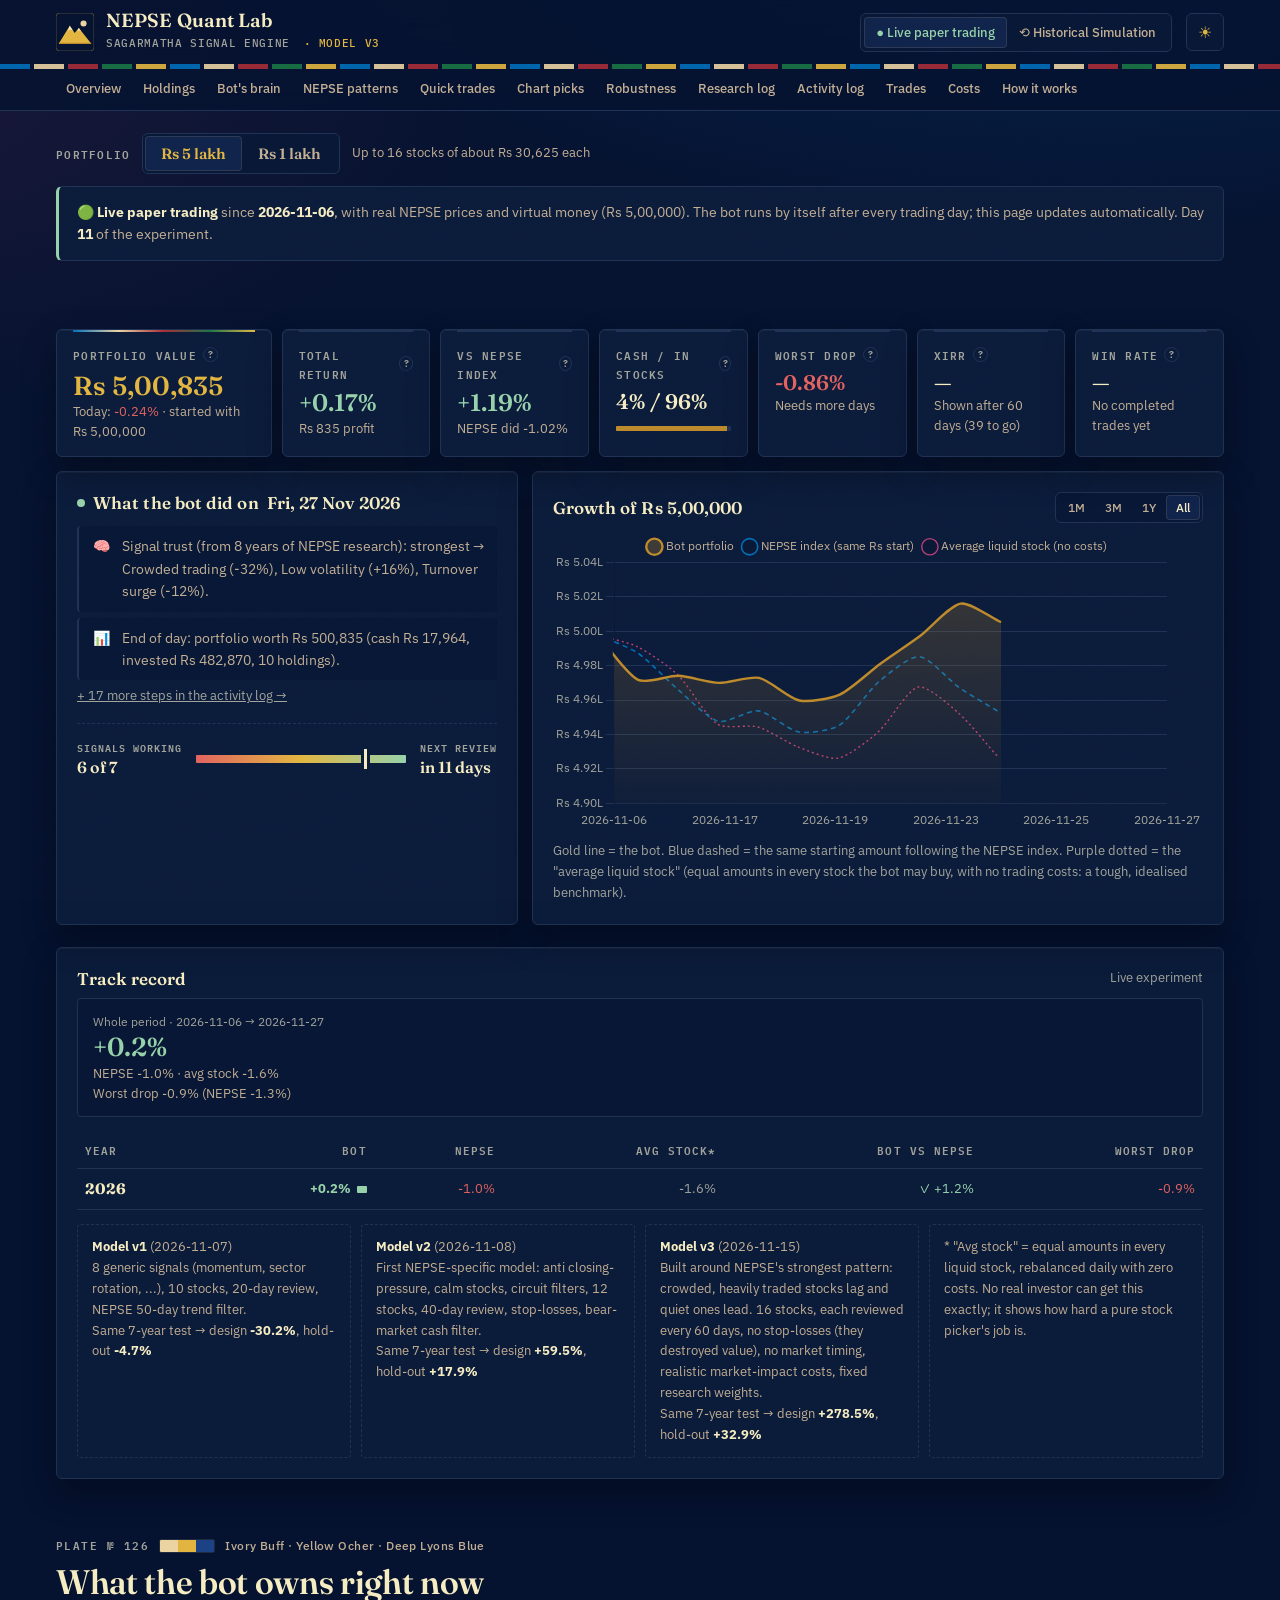
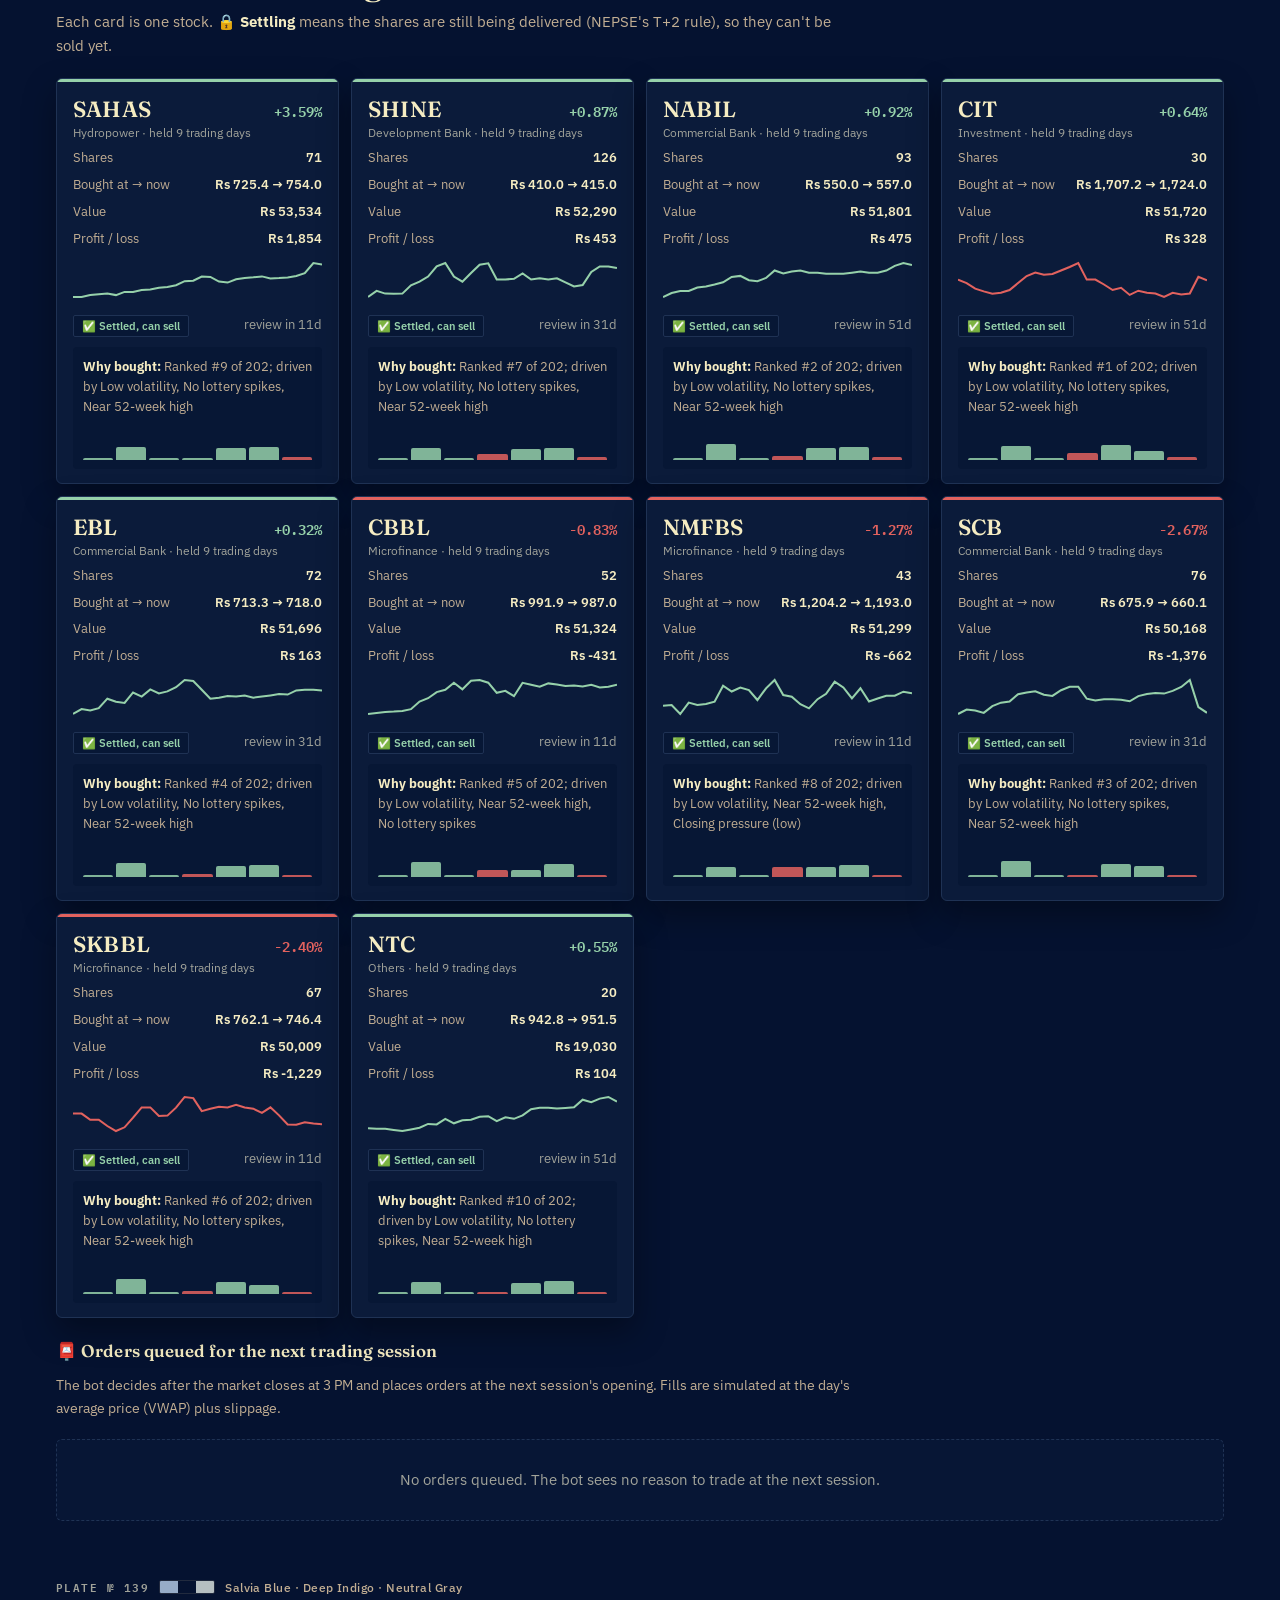
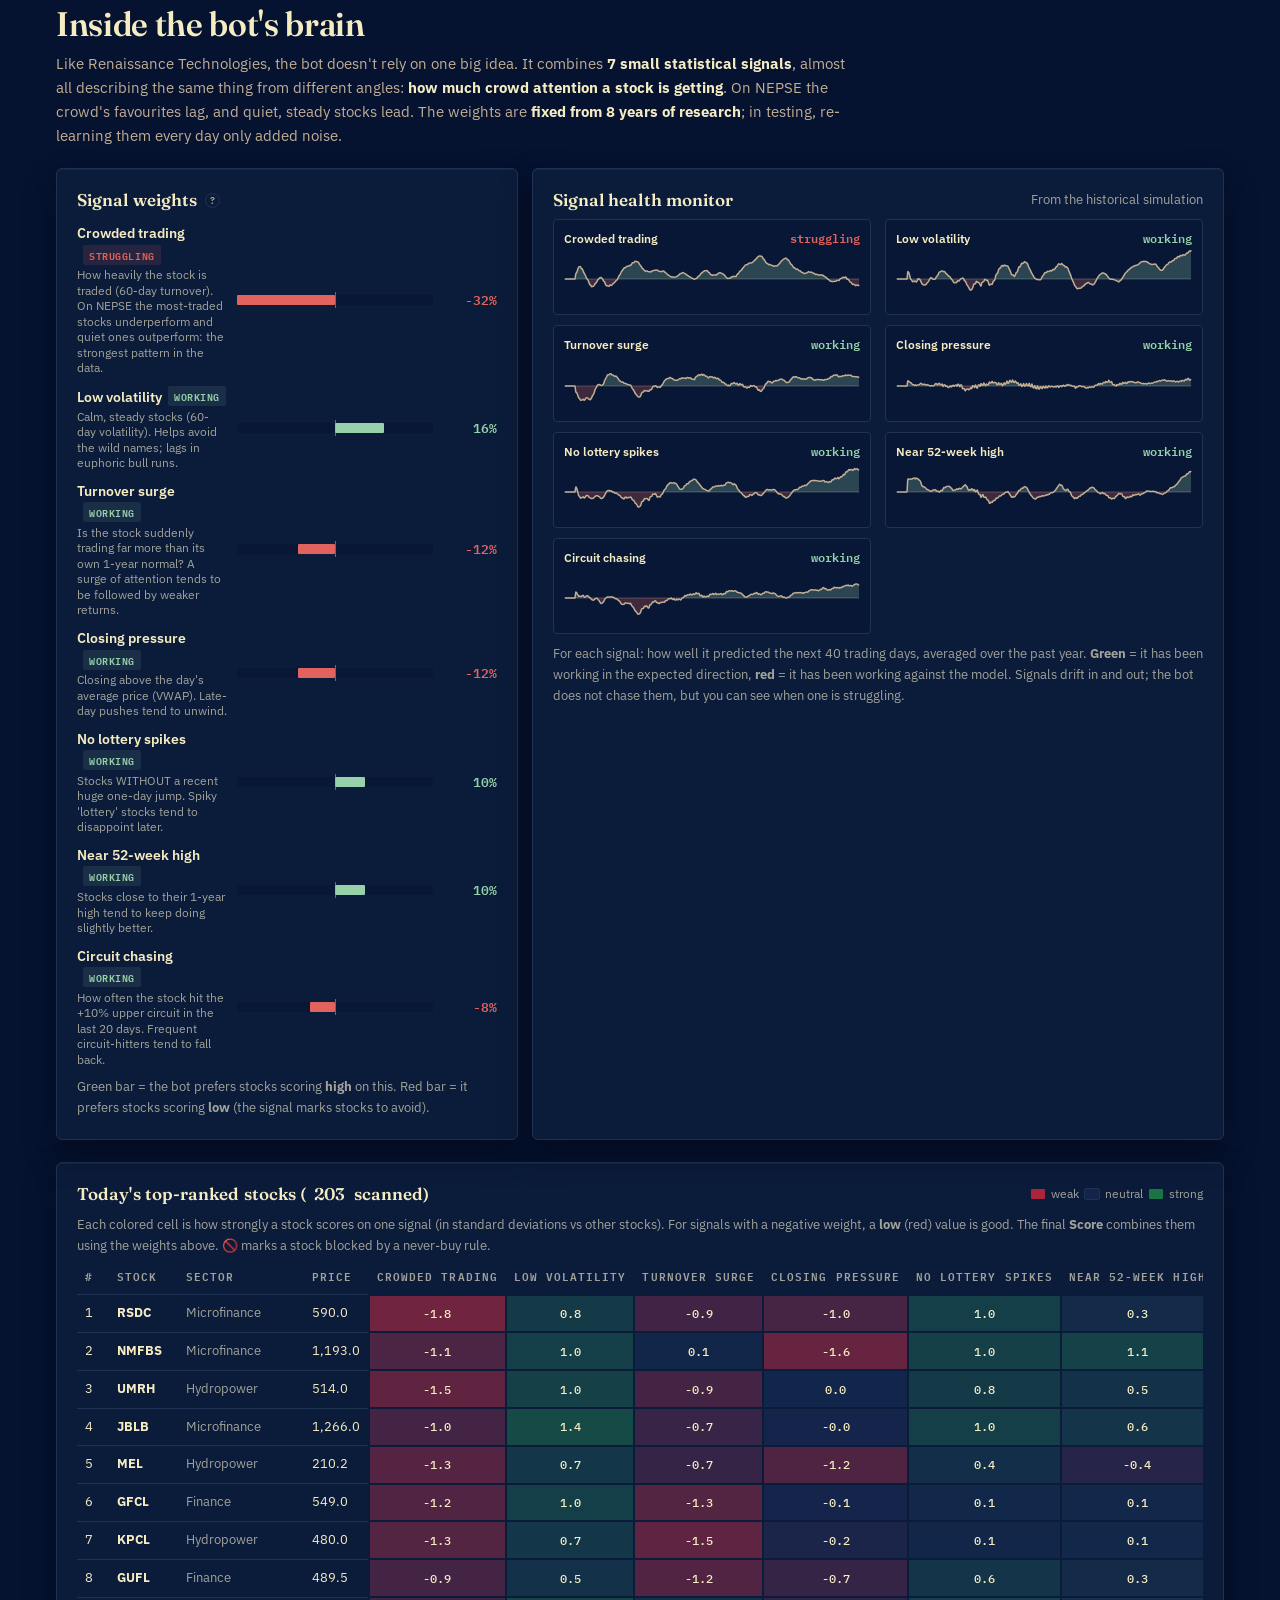
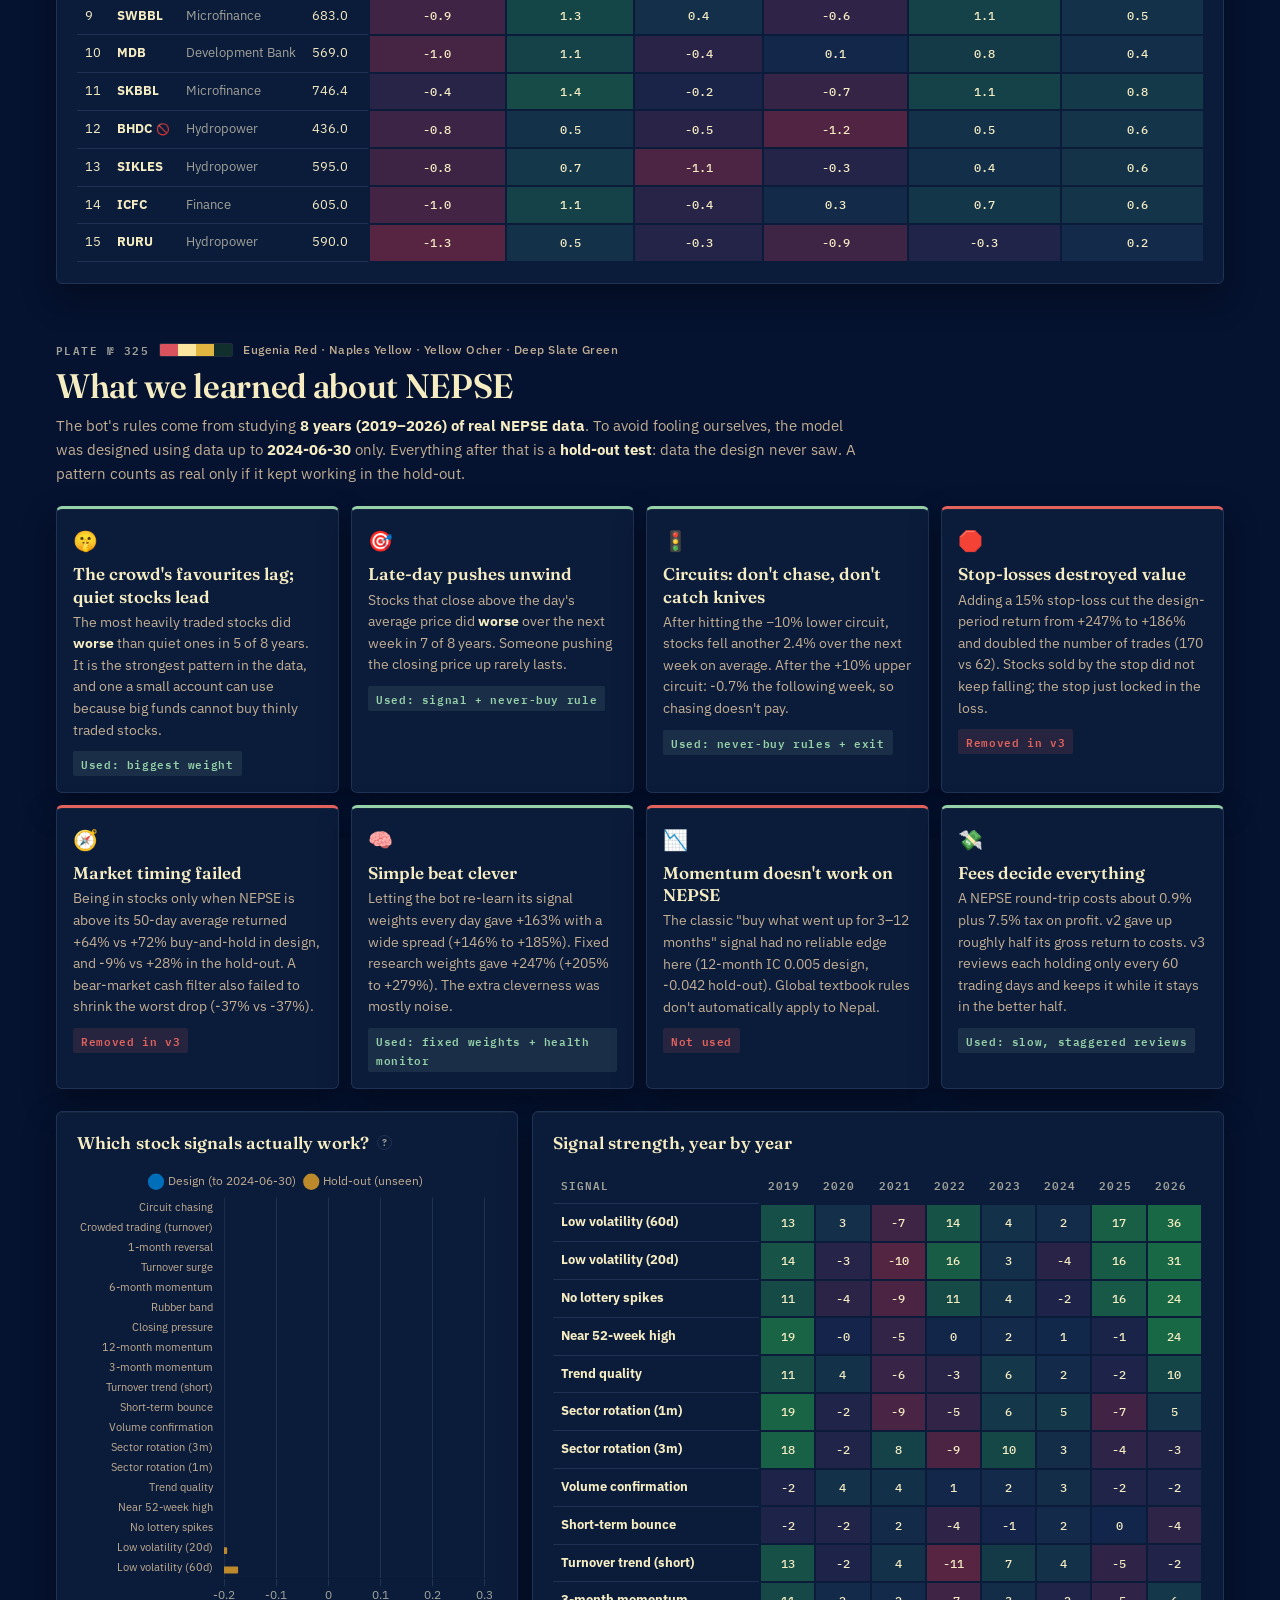
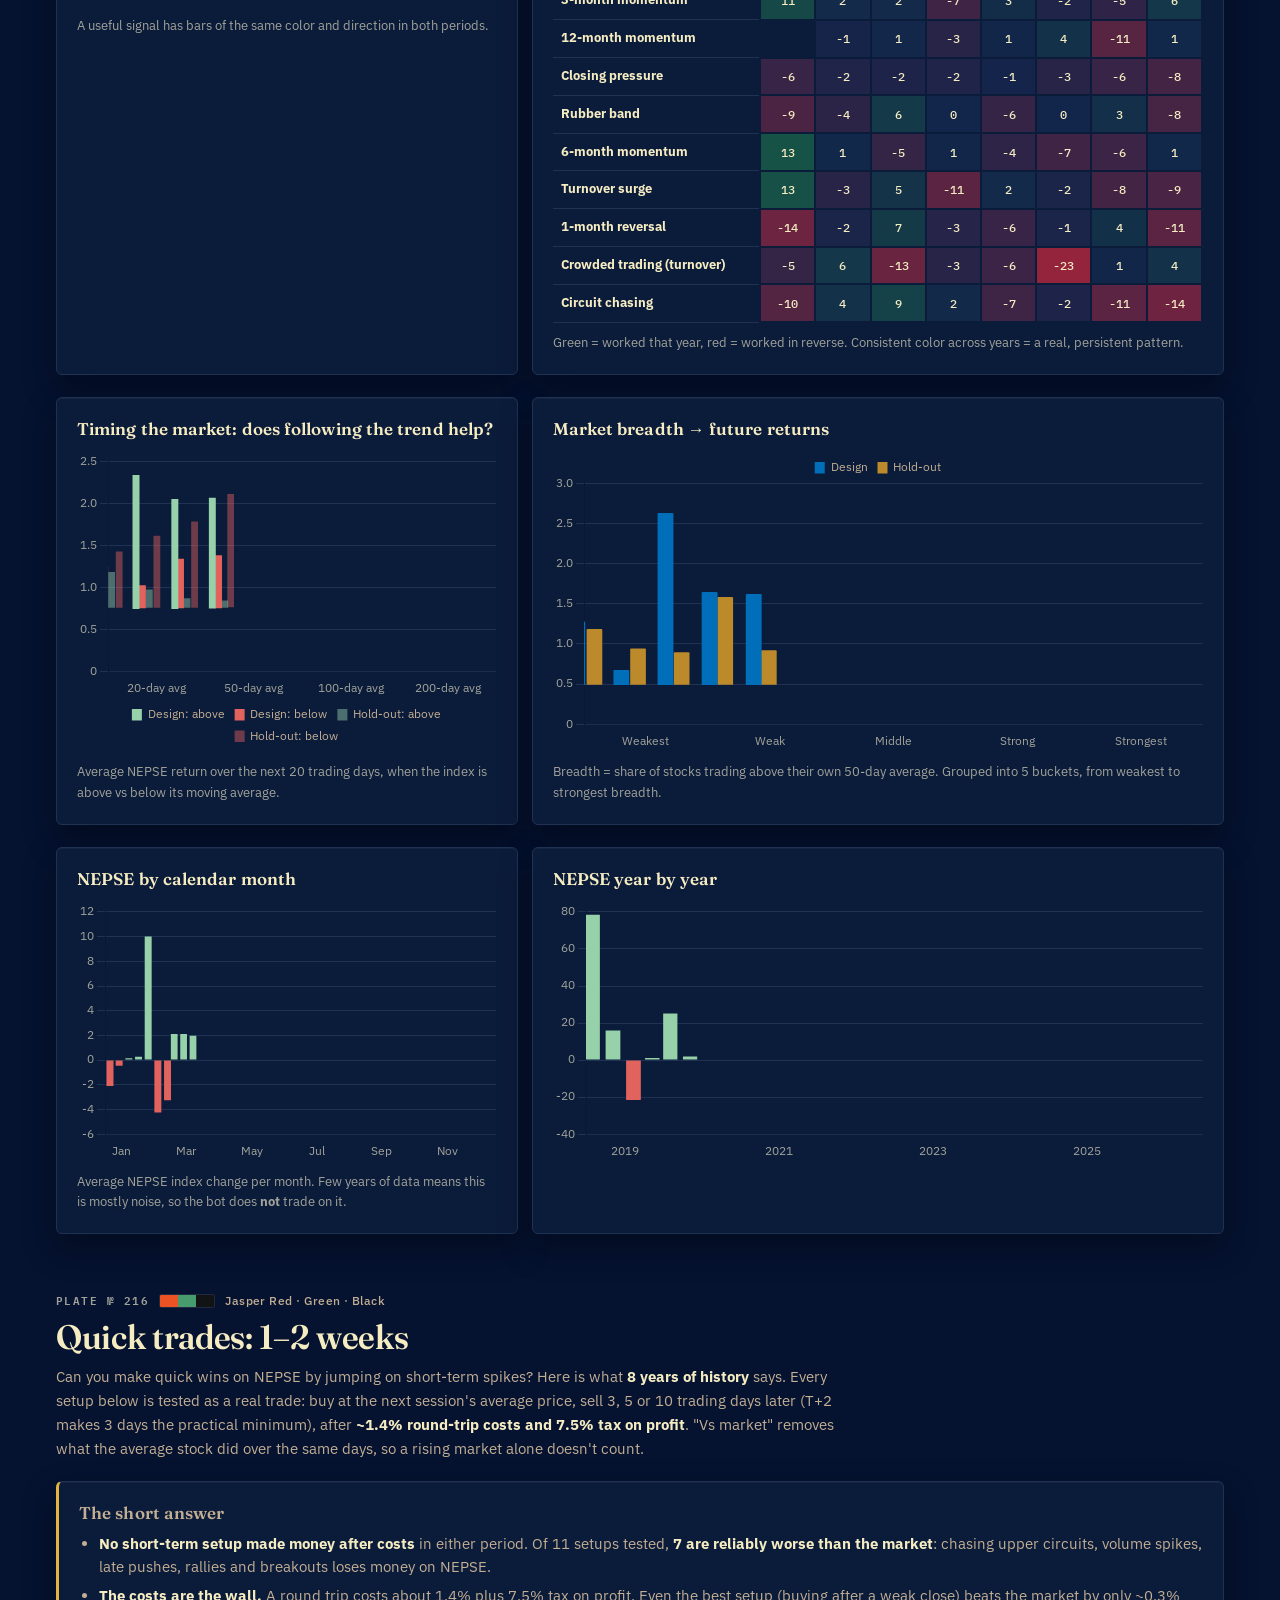
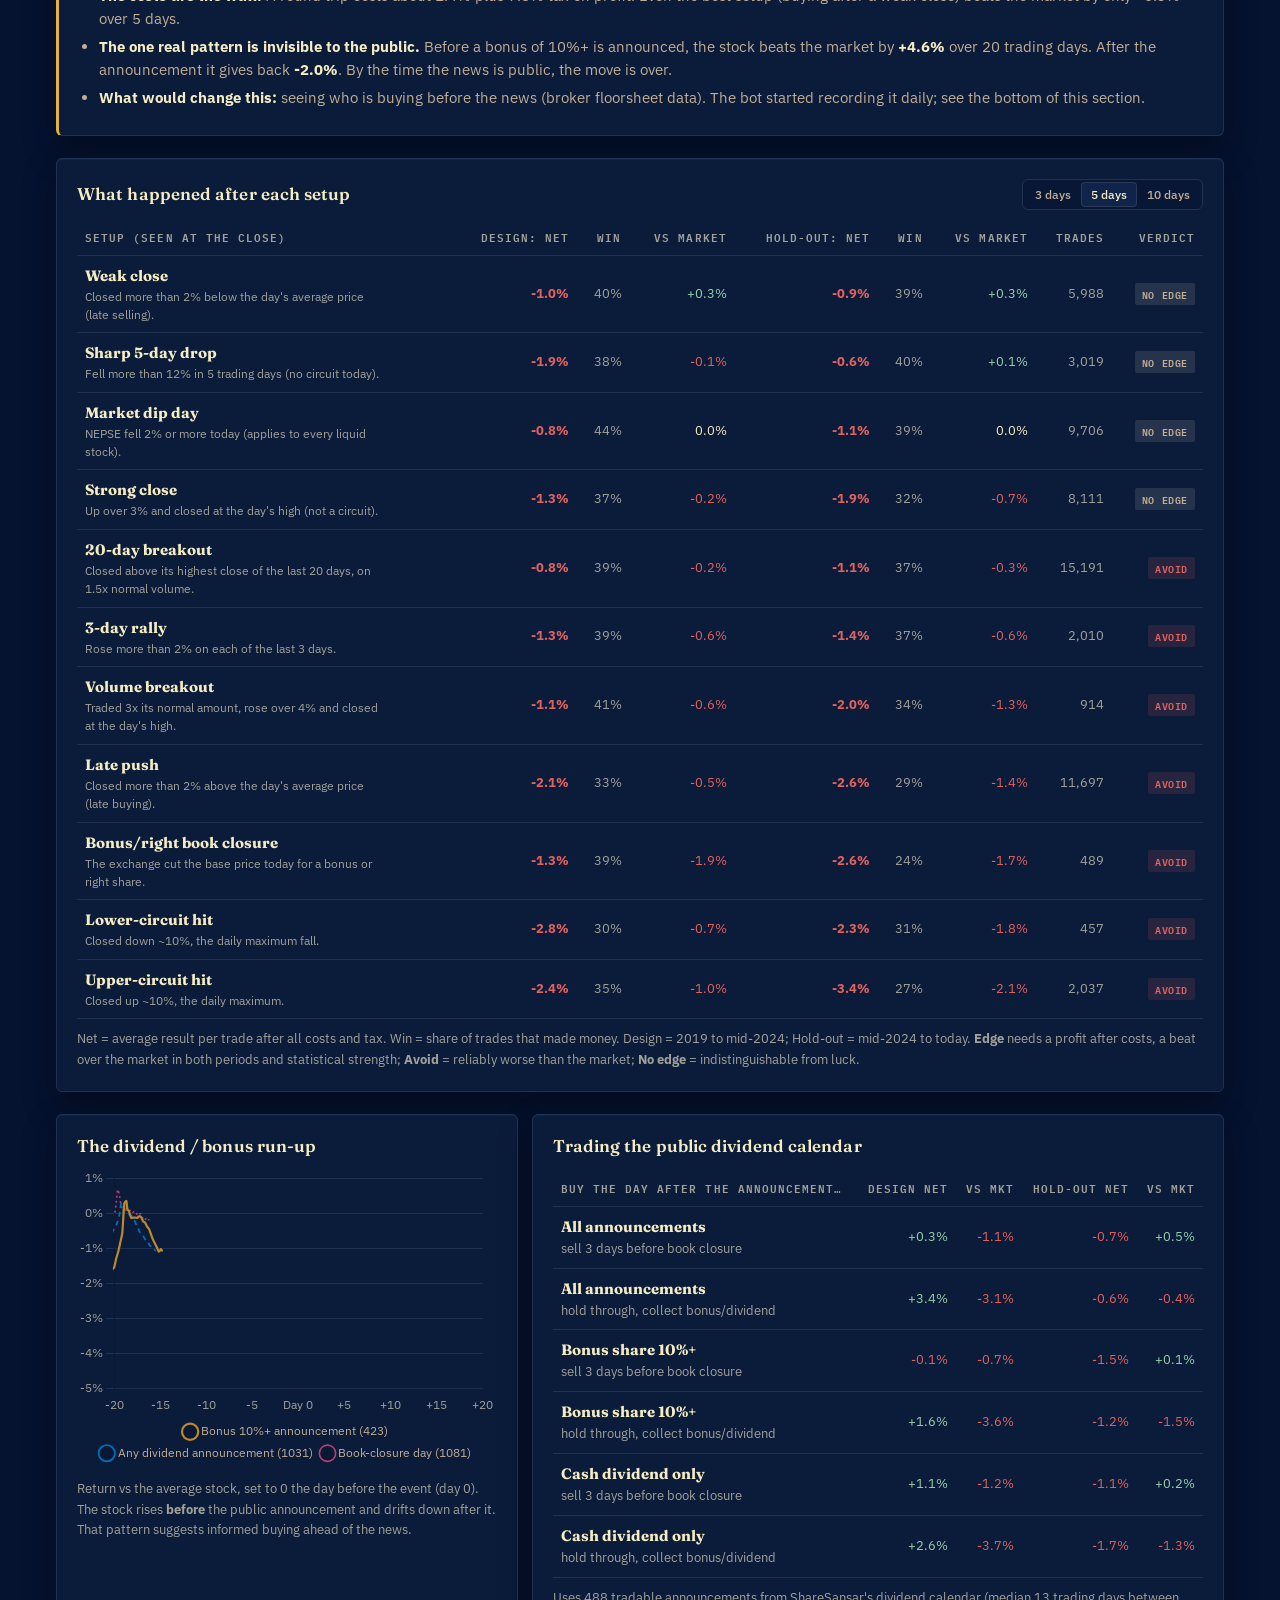
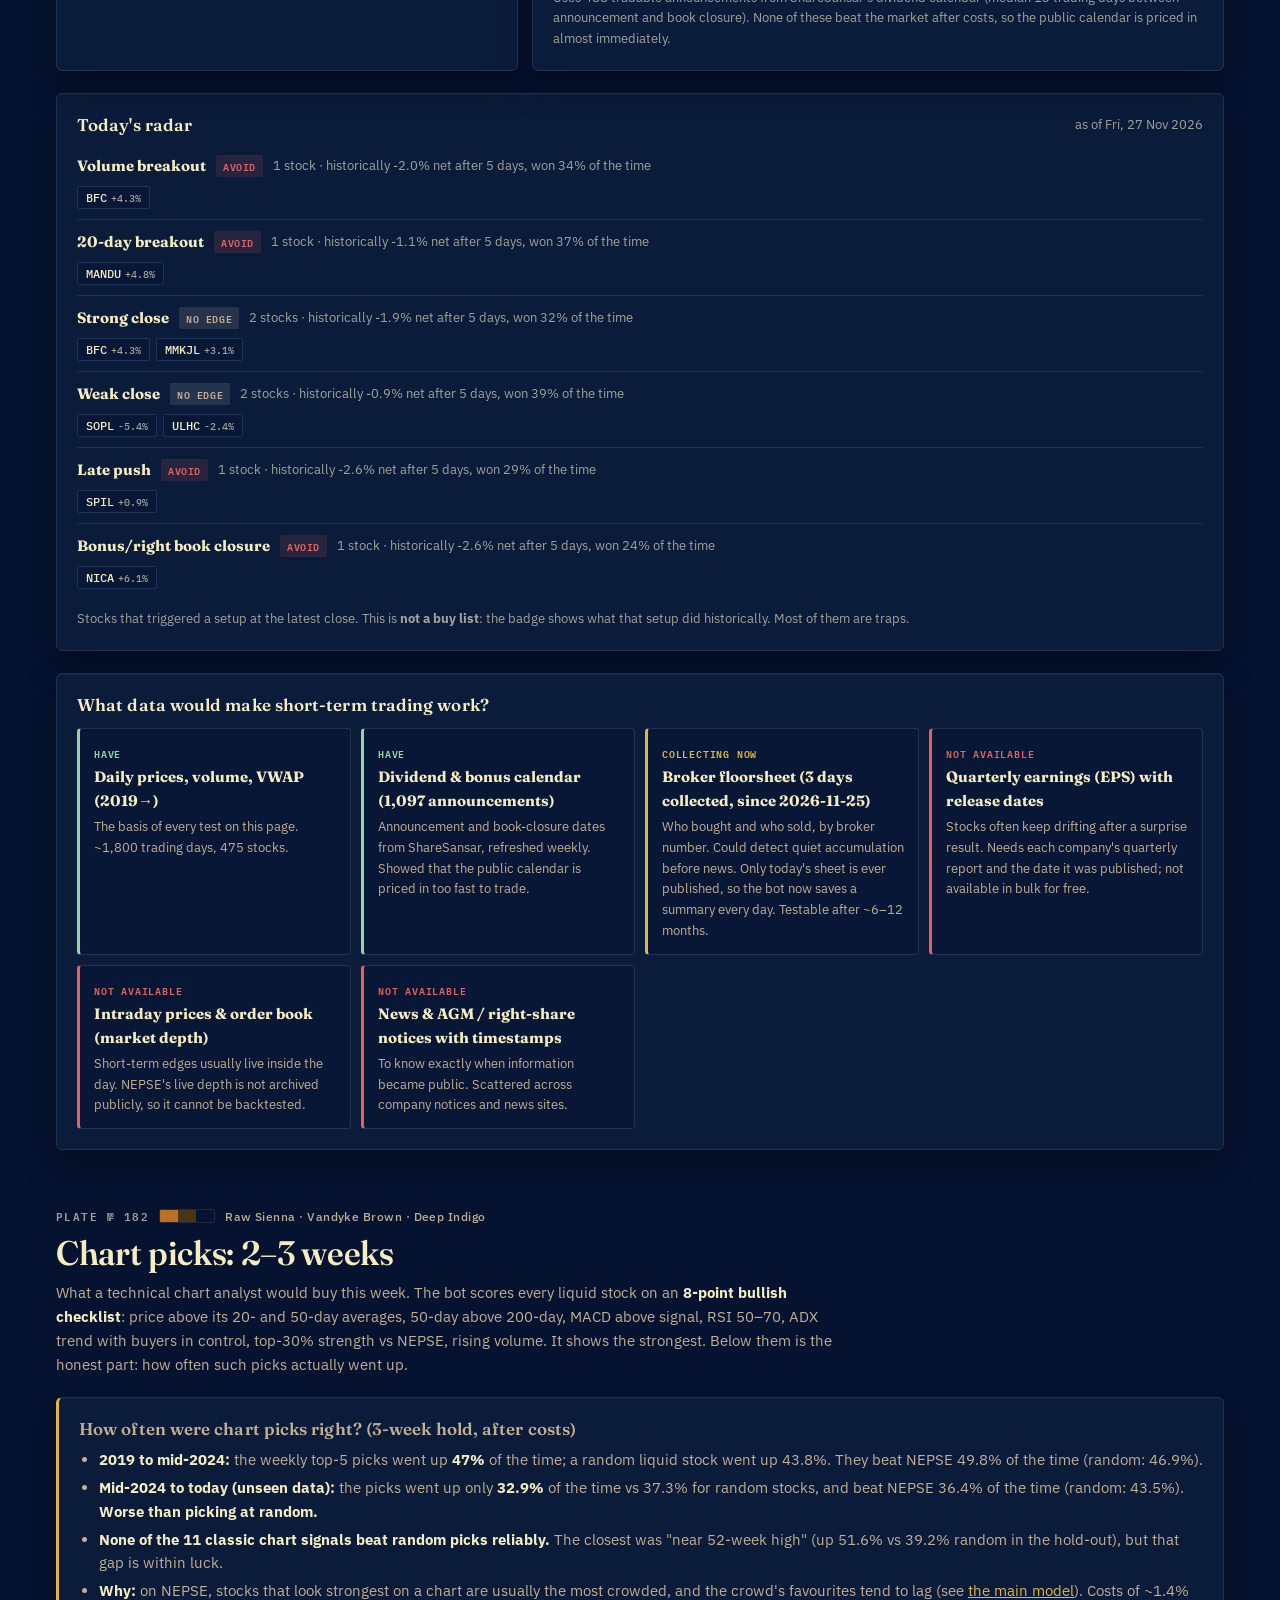
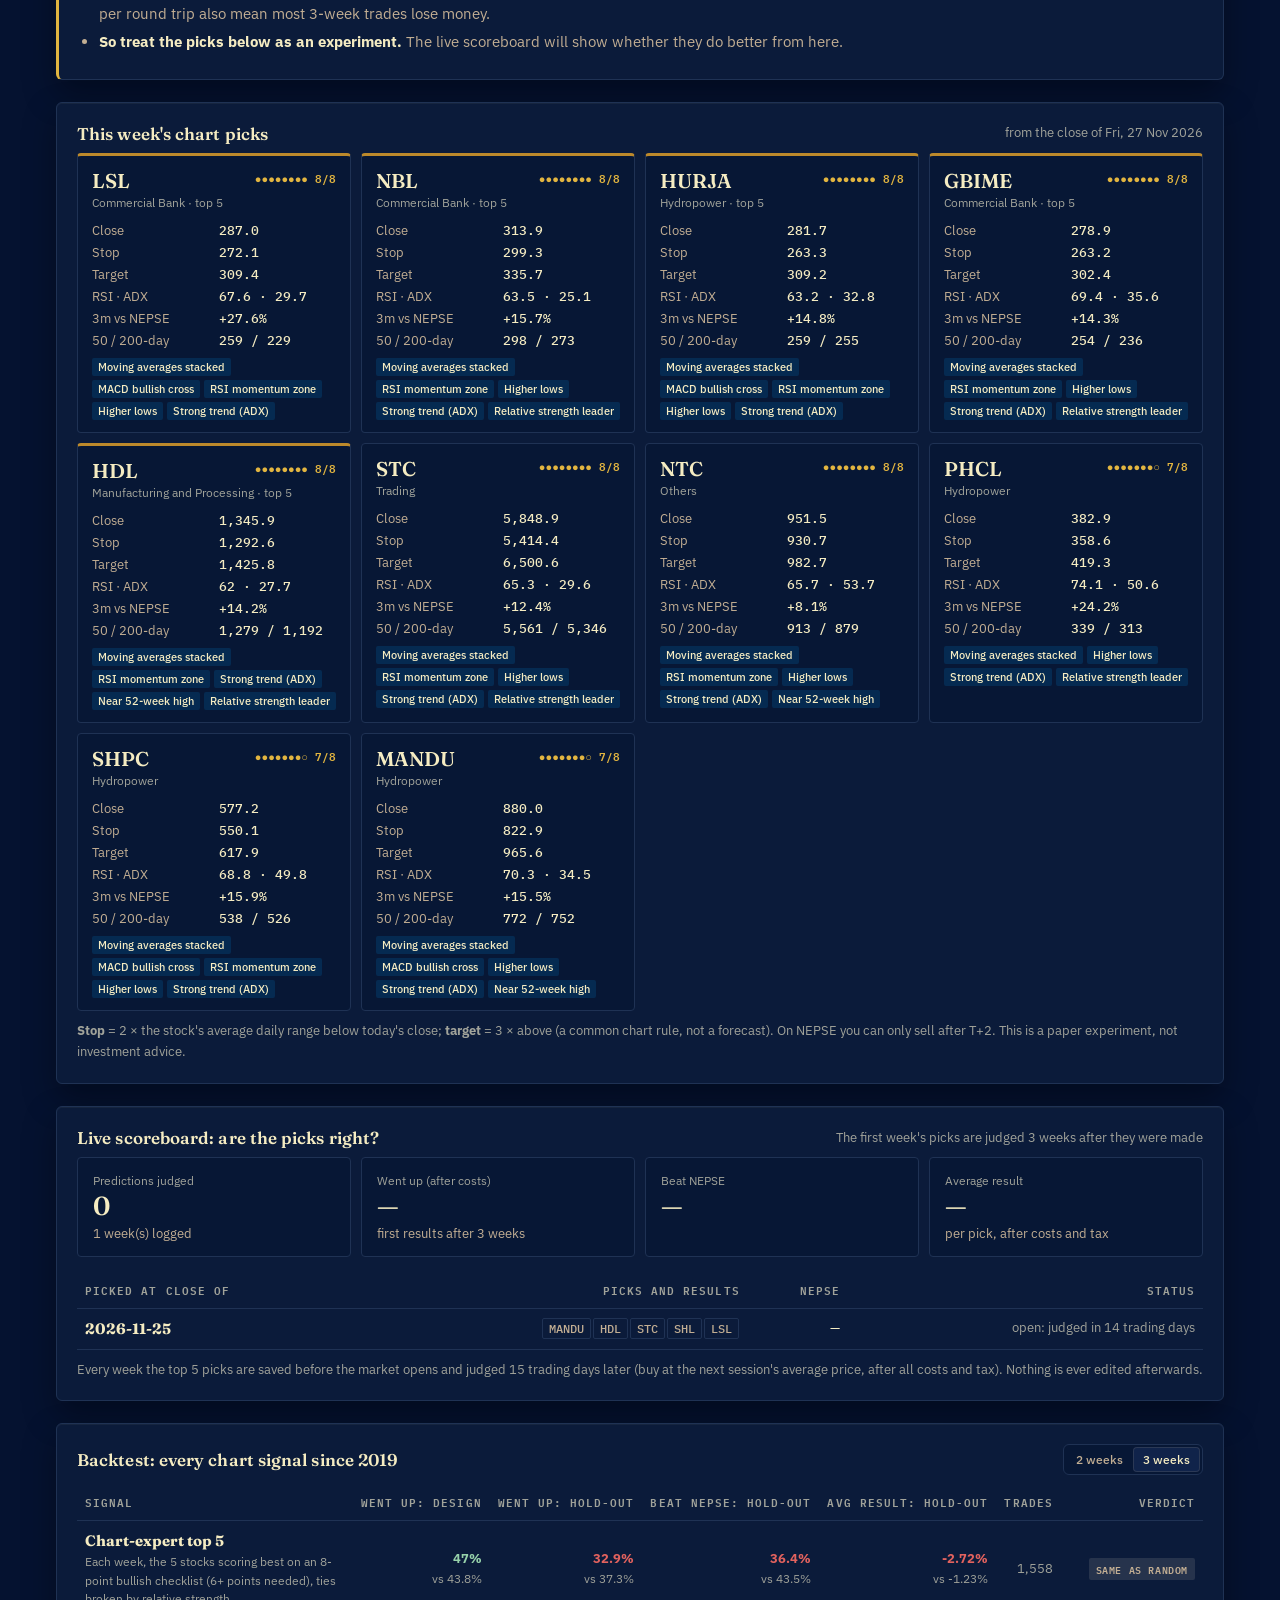
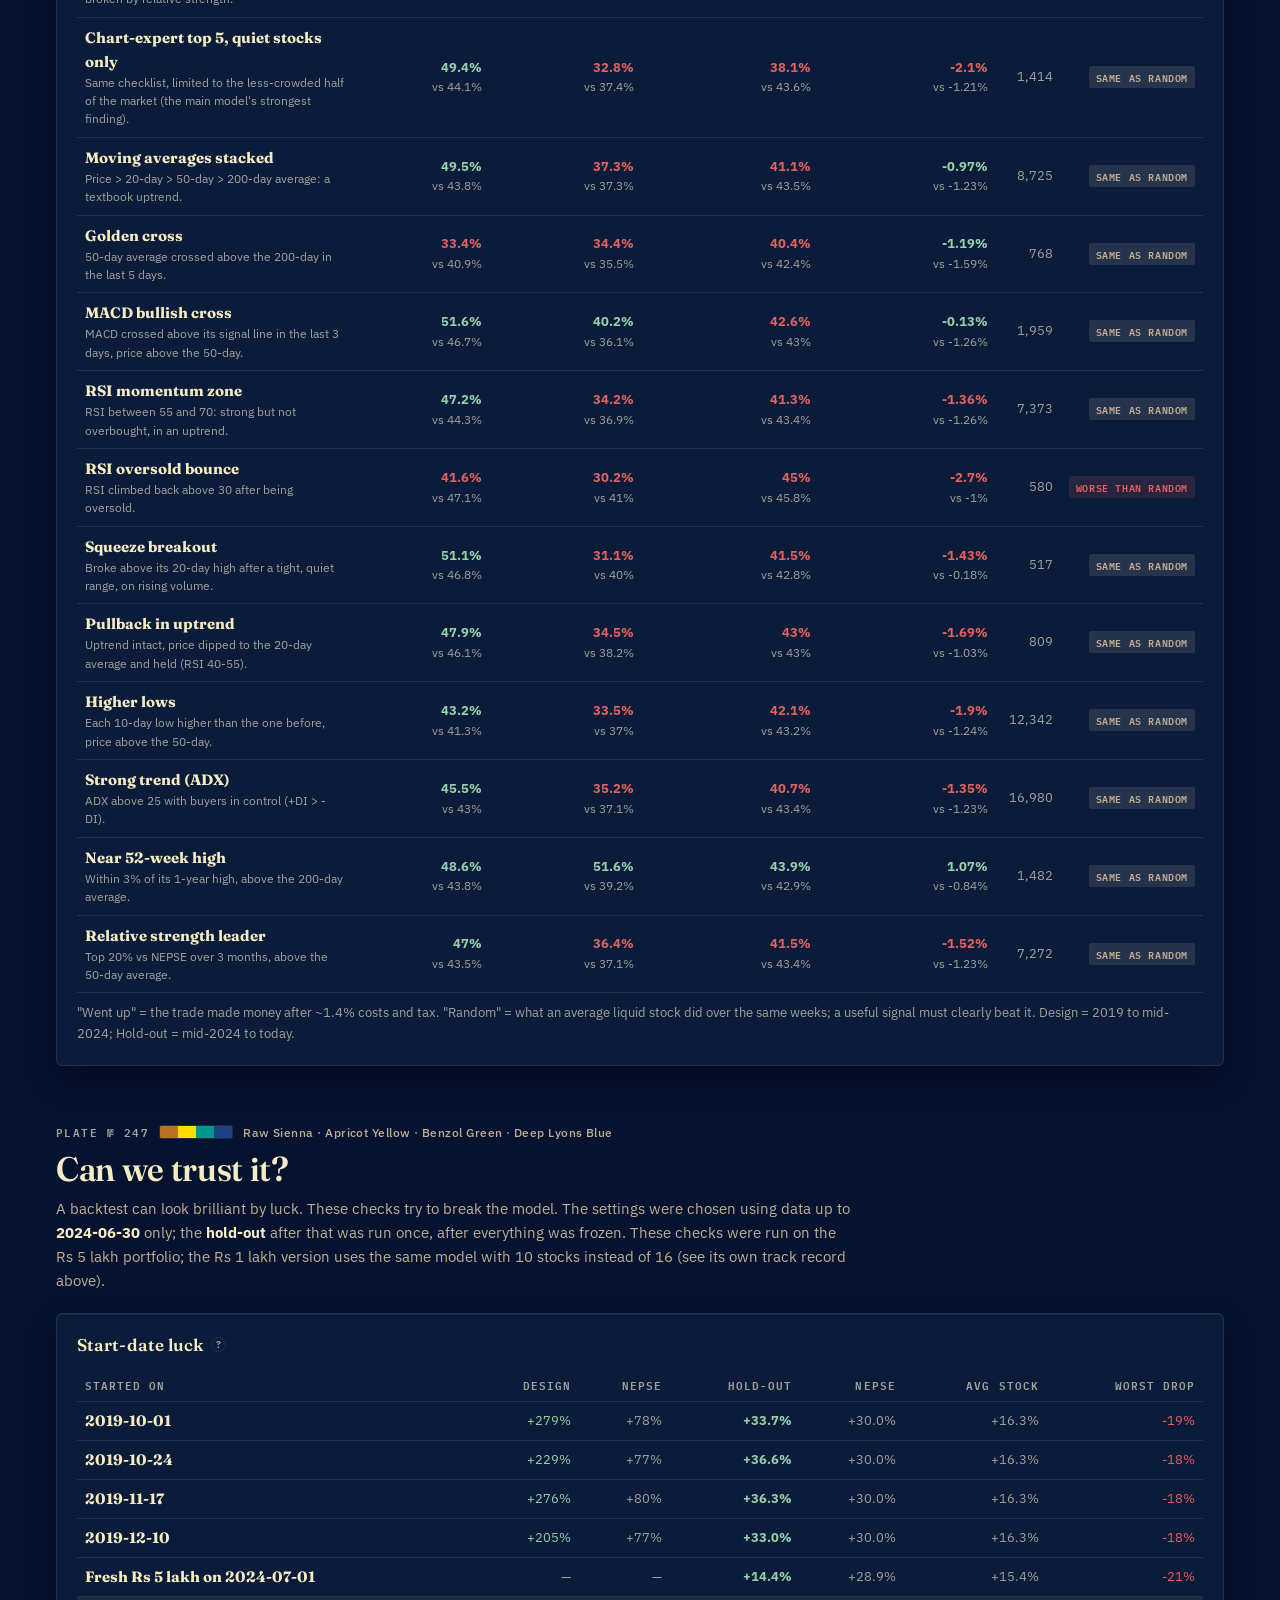
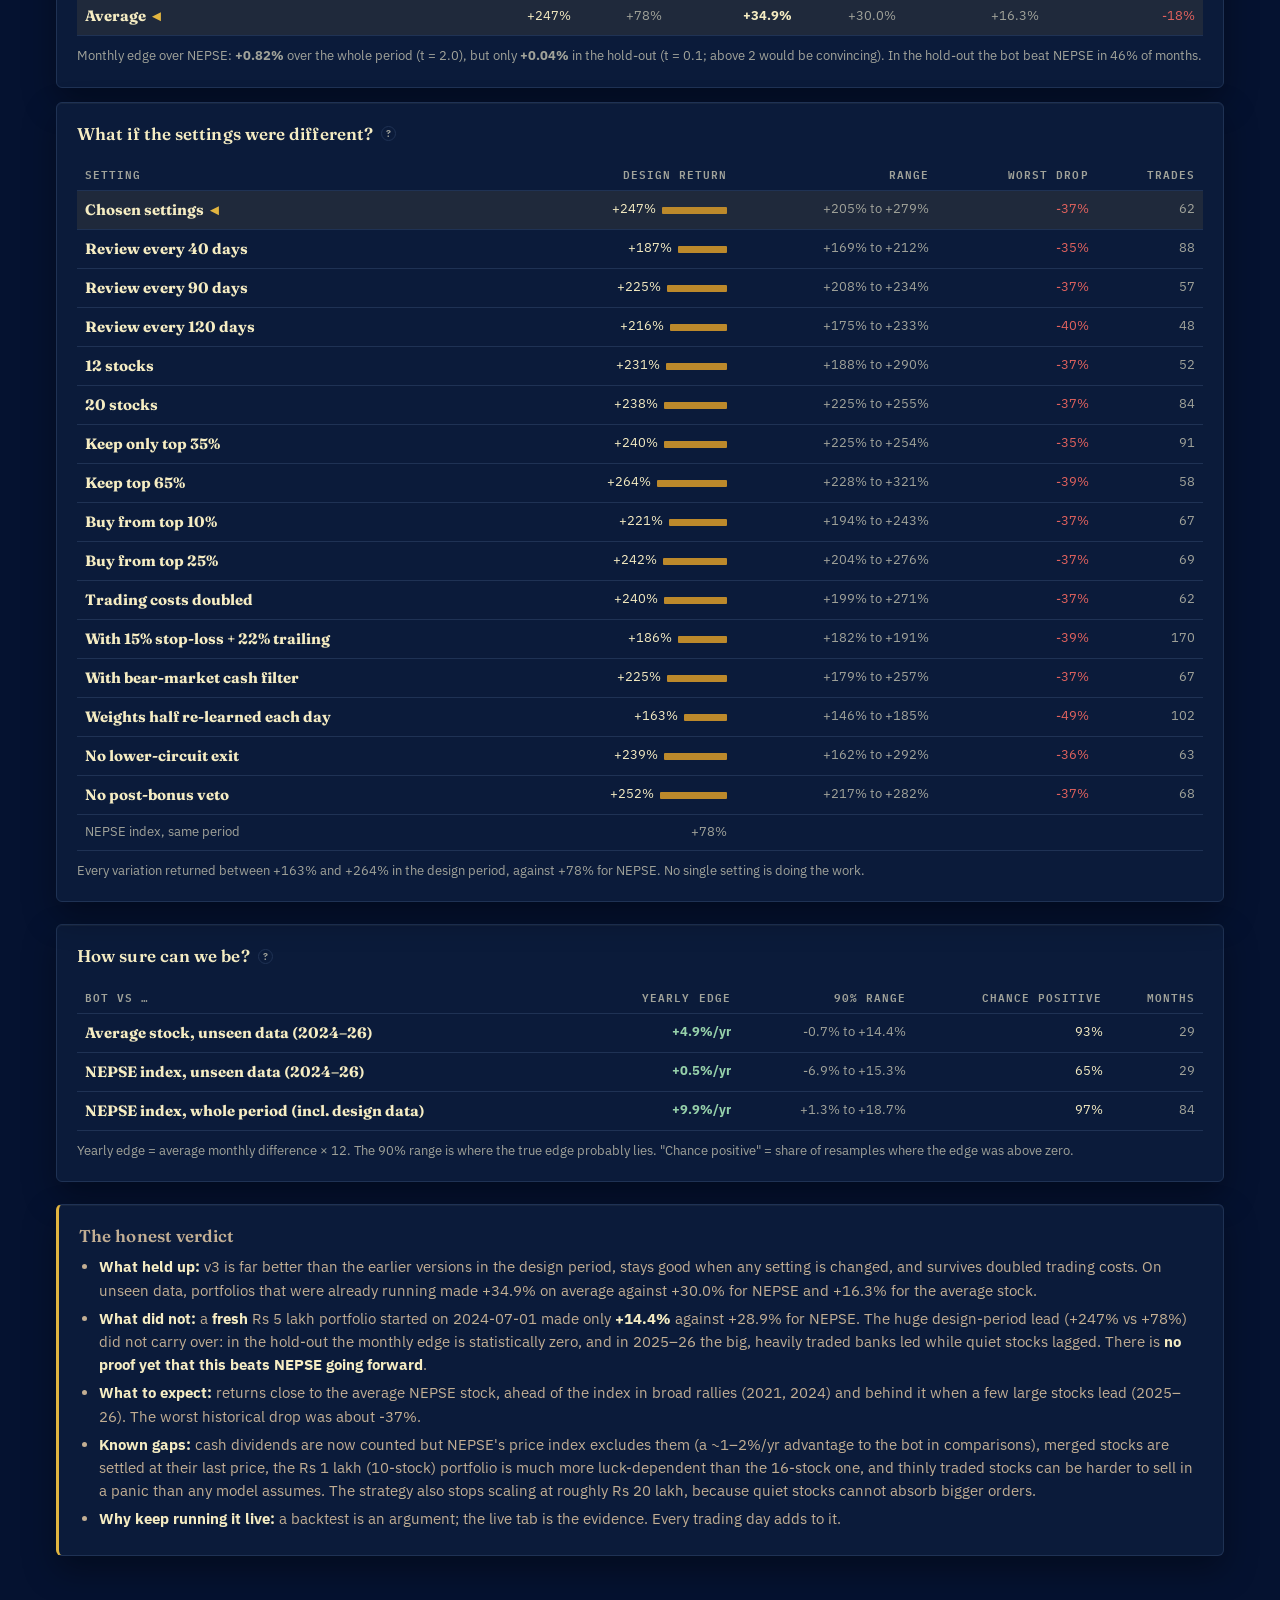
<file: index.html>
<!doctype html>
<html lang="en">
<head>
<meta charset="utf-8">
<meta name="viewport" content="width=device-width, initial-scale=1">
<title>NEPSE Quant Lab</title>
<meta name="description" content="A transparent, open-source paper-trading bot for the Nepal Stock Exchange. Two virtual portfolios (Rs 5 lakh and Rs 1 lakh) trading daily on real NEPSE data.">
<link rel="preconnect" href="https://fonts.googleapis.com">
<link rel="preconnect" href="https://fonts.gstatic.com" crossorigin>
<link href="https://fonts.googleapis.com/css2?family=Fraunces:opsz,wght@9..144,400;9..144,600;9..144,700&family=IBM+Plex+Sans:wght@400;500;600;700&family=IBM+Plex+Mono:wght@400;500;600&display=swap" rel="stylesheet">
<meta name="theme-color" content="#051230">
<link rel="stylesheet" href="style.css">
<link rel="icon" href="data:image/svg+xml,%3Csvg xmlns='http://www.w3.org/2000/svg' viewBox='0 0 40 40'%3E%3Crect width='40' height='40' rx='4' fill='%23051230'/%3E%3Cpath d='M4 31 15 13l5 7 4-5 12 16z' fill='%23e2b540'/%3E%3Cpath d='M15 13l3 5-3-1-2 2z' fill='%23f5ecc2'/%3E%3C/svg%3E">
</head>
<body>
<header class="top">
  <div class="wrap top-in">
    <div class="brand">
      <svg class="logo" viewBox="0 0 40 40" aria-hidden="true">
        <rect width="40" height="40" rx="4" fill="#051230" stroke="#e2b54055"/>
        <circle cx="29" cy="11" r="3.2" fill="#ebd3a2"/>
        <path d="M3 32 14.5 13.5l5.2 7.6 4.3-5.4L37 32z" fill="#e2b540"/>
        <path d="M14.5 13.5l3.2 4.8-3.2-1.2-2.3 2.1z M24 15.7l2.4 3.4-2.4-.9-1.6 1.4z" fill="#f5ecc2"/>
        <path d="M3 32h34" stroke="#bc892b" stroke-width="1.2"/>
      </svg>
      <div><b>NEPSE Quant Lab</b><small>SAGARMATHA SIGNAL ENGINE <span id="modelTag"></span></small></div>
    </div>
    <div class="mode" role="tablist" aria-label="Portfolio view">
      <button class="on" data-mode="live" role="tab">● Live<span class="long"> paper trading</span></button>
      <button data-mode="backtest" role="tab">⟲ <span class="long">Historical </span>Simulation</button>
    </div>
    <button class="theme" id="theme" aria-label="Switch between night and paper theme" title="Night / paper">☾</button>
  </div>
  <div class="flags" aria-hidden="true"></div>
</header>

<nav class="subnav"><div class="wrap">
  <a href="#overview">Overview</a><a href="#holdings">Holdings</a><a href="#brain">Bot's brain</a><a href="#nepal">NEPSE patterns</a><a href="#quick">Quick trades</a><a href="#charts">Chart picks</a><a href="#robust">Robustness</a><a href="#rlog">Research log</a>
  <a href="#log">Activity log</a><a href="#trades">Trades</a><a href="#costs">Costs</a><a href="#how">How it works</a>
</div></nav>

<main class="wrap">
  <div class="pfbar">
    <span class="pflabel">Portfolio</span>
    <div class="seg pf" id="pfSeg" role="tablist" aria-label="Choose portfolio"></div>
    <span class="pfnote" id="pfNote"></span>
  </div>
  <div class="banner" id="modeBanner"></div>

  <!-- ===================== OVERVIEW -->
  <section id="overview">
    <div class="kpis">
      <div class="kpi big">
        <label>Portfolio value <i class="tip" data-tip="Cash + current market value of all shares the bot owns.">?</i></label>
        <div class="val" id="kEquity">—</div>
        <div class="sub" id="kEquitySub"></div>
      </div>
      <div class="kpi"><label>Total return <i class="tip" data-tip="Profit or loss since the start, after ALL fees and taxes.">?</i></label><div class="val" id="kRet">—</div><div class="sub" id="kRetSub"></div></div>
      <div class="kpi"><label>vs NEPSE index <i class="tip" data-tip="How much better (or worse) the bot did than simply holding the whole market (the NEPSE index).">?</i></label><div class="val" id="kAlpha">—</div><div class="sub" id="kAlphaSub"></div></div>
      <div class="kpi"><label>Cash / In stocks <i class="tip" data-tip="The bot keeps some cash aside, more when the market mood is bad.">?</i></label><div class="val sm" id="kCash">—</div><div class="bar"><span id="kCashBar"></span></div></div>
      <div class="kpi"><label>Worst drop <i class="tip" data-tip="Max drawdown: the biggest fall from a high point. Shows how painful the ride was.">?</i></label><div class="val sm" id="kDD">—</div><div class="sub" id="kDDSub"></div></div>
      <div class="kpi"><label>XIRR <i class="tip" data-tip="Your return per year, based on the exact dates money went in. Comparable to a fixed-deposit interest rate. Shown after 60 days, because annualising a few weeks of ups and downs gives misleading numbers.">?</i></label><div class="val sm" id="kXirr">—</div><div class="sub" id="kXirrSub"></div></div>
      <div class="kpi"><label>Win rate <i class="tip" data-tip="Share of completed trades (bought and sold) that made money after costs.">?</i></label><div class="val sm" id="kWin">—</div><div class="sub" id="kWinSub"></div></div>
    </div>

    <div class="grid2">
      <div class="card story">
        <h3><span class="dot pulse"></span> What the bot did on <span id="storyDate">—</span></h3>
        <div id="story"></div>
        <div class="mood">
          <div><small>Signals working</small><b id="mood">—</b></div>
          <div class="gauge"><span id="moodNeedle"></span></div>
          <div><small>Next review</small><b id="gross">—</b></div>
        </div>
      </div>
      <div class="card">
        <div class="card-h"><h3 id="growthTitle">Growth of your money</h3>
          <div class="seg" id="rangeSeg"><button data-r="31">1M</button><button data-r="92">3M</button><button data-r="366">1Y</button><button class="on" data-r="0">All</button></div></div>
        <div class="chart"><canvas id="eqChart"></canvas></div>
        <p class="hint">Gold line = the bot. Blue dashed = the same starting amount following the NEPSE index. Purple dotted = the "average liquid stock" (equal amounts in every stock the bot may buy, with no trading costs: a tough, idealised benchmark).</p>
      </div>
    </div>

    <div class="card mt" id="record">
      <div class="card-h"><h3>Track record</h3><span class="muted" id="recordNote"></span></div>
      <div class="split" id="split"></div>
      <div class="tablewrap"><table class="years" id="yearTable"></table></div>
      <div class="models" id="models"></div>
    </div>
  </section>

  <!-- ===================== HOLDINGS -->
  <section id="holdings">
    <div class="plate" data-plate="holdings"></div>
    <h2>What the bot owns right now</h2>
    <p class="lead">Each card is one stock. <b>🔒 Settling</b> means the shares are still being delivered (NEPSE's T+2 rule), so they can't be sold yet.</p>
    <div class="holds" id="holds"></div>
    <h3 class="mt">📮 Orders queued for the next trading session</h3>
    <p class="lead small">The bot decides after the market closes at 3 PM and places orders at the next session's opening. Fills are simulated at the day's average price (VWAP) plus slippage.</p>
    <div class="orders" id="orders"></div>
  </section>

  <!-- ===================== BRAIN -->
  <section id="brain">
    <div class="plate" data-plate="brain"></div>
    <h2>Inside the bot's brain</h2>
    <p class="lead">Like Renaissance Technologies, the bot doesn't rely on one big idea. It combines <b>7 small statistical signals</b>, almost all describing the same thing from different angles: <b>how much crowd attention a stock is getting</b>. On NEPSE the crowd's favourites lag, and quiet, steady stocks lead. The weights are <b>fixed from 8 years of research</b>; in testing, re-learning them every day only added noise.</p>
    <div class="grid2">
      <div class="card">
        <h3>Signal weights <i class="tip" data-tip="How much each signal counts in a stock's final score. Fixed from the 2019–2024 research. The badge shows whether the signal has been pointing the right way over the last year.">?</i></h3>
        <div id="weights"></div>
      </div>
      <div class="card">
        <div class="card-h"><h3>Signal health monitor</h3><span class="muted" id="multNote"></span></div>
        <div class="multiples" id="mults"></div>
        <p class="hint">For each signal: how well it predicted the next 40 trading days, averaged over the past year. <b>Green</b> = it has been working in the expected direction, <b>red</b> = it has been working against the model. Signals drift in and out; the bot does not chase them, but you can see when one is struggling.</p>
      </div>
    </div>
    <div class="card mt">
      <div class="card-h"><h3>Today's top-ranked stocks (<span id="uniN">—</span> scanned)</h3>
      <span class="legend"><i class="neg"></i>weak <i class="mid"></i>neutral <i class="pos"></i>strong</span></div>
      <p class="hint">Each colored cell is how strongly a stock scores on one signal (in standard deviations vs other stocks). For signals with a negative weight, a <b>low</b> (red) value is good. The final <b>Score</b> combines them using the weights above. 🚫 marks a stock blocked by a never-buy rule.</p>
      <div class="tablewrap"><table class="heat" id="heat"></table></div>
    </div>
  </section>

  <!-- ===================== RESEARCH -->
  <section id="nepal">
    <div class="plate" data-plate="nepal"></div>
    <h2>What we learned about NEPSE</h2>
    <p class="lead">The bot's rules come from studying <b><span id="rsYears">—</span> of real NEPSE data</b>. To avoid fooling ourselves, the model was designed using data up to <b><span id="rsCut">—</span></b> only. Everything after that is a <b>hold-out test</b>: data the design never saw. A pattern counts as real only if it kept working in the hold-out.</p>
    <div class="findings" id="findings"></div>
    <div class="grid2 mt">
      <div class="card">
        <h3>Which stock signals actually work? <i class="tip" data-tip="Average correlation (IC) between each signal and the next 20 days' returns. Positive = high score → higher future return. Bars show the design period vs the unseen hold-out.">?</i></h3>
        <div class="chart tall"><canvas id="icChart"></canvas></div>
        <p class="hint">A useful signal has bars of the same color and direction in both periods.</p>
      </div>
      <div class="card">
        <h3>Signal strength, year by year</h3>
        <div class="tablewrap"><table class="heat" id="icYears"></table></div>
        <p class="hint">Green = worked that year, red = worked in reverse. Consistent color across years = a real, persistent pattern.</p>
      </div>
    </div>
    <div class="grid2 mt">
      <div class="card">
        <h3>Timing the market: does following the trend help?</h3>
        <div class="chart"><canvas id="trendChart"></canvas></div>
        <p class="hint">Average NEPSE return over the next 20 trading days, when the index is above vs below its moving average.</p>
      </div>
      <div class="card">
        <h3>Market breadth → future returns</h3>
        <div class="chart"><canvas id="breadthChart"></canvas></div>
        <p class="hint">Breadth = share of stocks trading above their own 50-day average. Grouped into 5 buckets, from weakest to strongest breadth.</p>
      </div>
    </div>
    <div class="grid2 mt">
      <div class="card">
        <h3>NEPSE by calendar month</h3>
        <div class="chart sm"><canvas id="monthChart"></canvas></div>
        <p class="hint">Average NEPSE index change per month. Few years of data means this is mostly noise, so the bot does <b>not</b> trade on it.</p>
      </div>
      <div class="card">
        <h3>NEPSE year by year</h3>
        <div class="chart sm"><canvas id="yearChart"></canvas></div>
      </div>
    </div>
  </section>

  <!-- ===================== QUICK TRADES -->
  <section id="quick">
    <div class="plate" data-plate="quick"></div>
    <h2>Quick trades: 1–2 weeks</h2>
    <p class="lead">Can you make quick wins on NEPSE by jumping on short-term spikes? Here is what <b>8 years of history</b> says. Every setup below is tested as a real trade: buy at the next session's average price, sell 3, 5 or 10 trading days later (T+2 makes 3 days the practical minimum), after <b>~1.4% round-trip costs and 7.5% tax on profit</b>. "Vs market" removes what the average stock did over the same days, so a rising market alone doesn't count.</p>
    <div class="card verdict" id="qVerdict"></div>
    <div class="card mt">
      <div class="card-h"><h3>What happened after each setup</h3>
        <div class="seg" id="qH"><button data-h="3">3 days</button><button class="on" data-h="5">5 days</button><button data-h="10">10 days</button></div></div>
      <div class="tablewrap"><table class="years qtab" id="qTable"></table></div>
      <p class="hint">Net = average result per trade after all costs and tax. Win = share of trades that made money. Design = 2019 to mid-2024; Hold-out = mid-2024 to today. <b>Edge</b> needs a profit after costs, a beat over the market in both periods and statistical strength; <b>Avoid</b> = reliably worse than the market; <b>No edge</b> = indistinguishable from luck.</p>
    </div>
    <div class="grid2 mt">
      <div class="card">
        <h3>The dividend / bonus run-up</h3>
        <div class="chart"><canvas id="qPath"></canvas></div>
        <p class="hint" id="qPathNote"></p>
      </div>
      <div class="card">
        <h3>Trading the public dividend calendar</h3>
        <div class="tablewrap"><table class="years" id="qDiv"></table></div>
        <p class="hint" id="qDivNote"></p>
      </div>
    </div>
    <div class="card mt">
      <div class="card-h"><h3>Today's radar</h3><span class="muted" id="qToday"></span></div>
      <div id="qRadar"></div>
      <p class="hint">Stocks that triggered a setup at the latest close. This is <b>not a buy list</b>: the badge shows what that setup did historically. Most of them are traps.</p>
    </div>
    <div class="card mt">
      <h3>What data would make short-term trading work?</h3>
      <div class="needs" id="qNeeds"></div>
    </div>
  </section>

  <!-- ===================== CHART PICKS -->
  <section id="charts">
    <div class="plate" data-plate="charts"></div>
    <h2>Chart picks: 2–3 weeks</h2>
    <p class="lead">What a technical chart analyst would buy this week. The bot scores every liquid stock on an <b>8-point bullish checklist</b>: price above its 20- and 50-day averages, 50-day above 200-day, MACD above signal, RSI 50–70, ADX trend with buyers in control, top-30% strength vs NEPSE, rising volume. It shows the strongest. Below them is the honest part: how often such picks actually went up.</p>
    <div class="card verdict" id="tVerdict"></div>
    <div class="card mt">
      <div class="card-h"><h3>This week's chart picks</h3><span class="muted" id="tDate"></span></div>
      <div class="tpicks" id="tPicks"></div>
      <p class="hint"><b>Stop</b> = 2 × the stock's average daily range below today's close; <b>target</b> = 3 × above (a common chart rule, not a forecast). On NEPSE you can only sell after T+2. This is a paper experiment, not investment advice.</p>
    </div>
    <div class="card mt">
      <div class="card-h"><h3>Live scoreboard: are the picks right?</h3><span class="muted" id="tLiveNote"></span></div>
      <div class="split" id="tLiveKpi"></div>
      <div class="tablewrap"><table class="years" id="tLive"></table></div>
      <p class="hint">Every week the top 5 picks are saved before the market opens and judged 15 trading days later (buy at the next session's average price, after all costs and tax). Nothing is ever edited afterwards.</p>
    </div>
    <div class="card mt">
      <div class="card-h"><h3>Backtest: every chart signal since 2019</h3>
        <div class="seg" id="tH"><button data-h="10">2 weeks</button><button class="on" data-h="15">3 weeks</button></div></div>
      <div class="tablewrap"><table class="years qtab" id="tTable"></table></div>
      <p class="hint">"Went up" = the trade made money after ~1.4% costs and tax. "Random" = what an average liquid stock did over the same weeks; a useful signal must clearly beat it. Design = 2019 to mid-2024; Hold-out = mid-2024 to today.</p>
    </div>
  </section>

  <!-- ===================== ROBUSTNESS -->
  <section id="robust">
    <div class="plate" data-plate="robust"></div>
    <h2>Can we trust it?</h2>
    <p class="lead">A backtest can look brilliant by luck. These checks try to break the model. The settings were chosen using data up to <b><span class="rbCut">—</span></b> only; the <b>hold-out</b> after that was run once, after everything was frozen. These checks were run on the Rs 5 lakh portfolio; the Rs 1 lakh version uses the same model with 10 stocks instead of 16 (see its own track record above).</p>
    <div class="stack">
      <div class="card">
        <h3>Start-date luck <i class="tip" data-tip="The same model started on four different days. If results depend heavily on the starting day, the edge is fragile.">?</i></h3>
        <div class="tablewrap"><table class="years" id="rbStarts"></table></div>
        <p class="hint" id="rbEdge"></p>
      </div>
      <div class="card">
        <h3>What if the settings were different? <i class="tip" data-tip="Each row changes one setting. Returns are for the design period (2019–2024), averaged over four start dates. A robust model stays good when settings are nudged.">?</i></h3>
        <div class="tablewrap"><table class="years" id="rbSens"></table></div>
        <p class="hint" id="rbSensNote"></p>
      </div>
    </div>
    <div class="card mt">
      <h3>How sure can we be? <i class="tip" data-tip="Moving-block bootstrap: the monthly results are resampled 3,000 times in 3-month blocks to see how much the yearly edge could vary by luck.">?</i></h3>
      <div class="tablewrap"><table class="years" id="rbCI"></table></div>
      <p class="hint">Yearly edge = average monthly difference × 12. The 90% range is where the true edge probably lies. "Chance positive" = share of resamples where the edge was above zero.</p>
    </div>
    <div class="card mt verdict" id="rbVerdict"></div>
  </section>

  <!-- ===================== RESEARCH LOG -->
  <section id="rlog">
    <div class="plate" data-plate="rlog"></div>
    <h2>Research log: everything we tested</h2>
    <p class="lead" id="rlRule"></p>
    <div class="card"><div class="tablewrap"><table class="years qtab" id="rlTable"></table></div></div>
  </section>

  <!-- ===================== LOG -->
  <section id="log">
    <div class="plate" data-plate="log"></div>
    <h2>Activity log</h2>
    <p class="lead">Every thought, decision and trade, as it happened. Nothing is hidden.</p>
    <div class="card term">
      <div class="term-h">
        <span class="lights"><i></i><i></i><i></i></span>
        <select id="daySel" aria-label="Choose day"></select>
        <div class="filters" id="filters"></div>
      </div>
      <div class="term-body" id="term"></div>
    </div>
  </section>

  <!-- ===================== TRADES -->
  <section id="trades">
    <div class="plate" data-plate="trades"></div>
    <h2>Trade history</h2>
    <div class="card">
      <div class="card-h"><div class="seg" id="tradeSeg"><button class="on" data-f="all">All</button><button data-f="BUY">Buys</button><button data-f="SELL">Sells</button><button data-f="REJECTED">Rejected</button></div>
      <span class="muted" id="tradeCount"></span></div>
      <div class="tablewrap"><table class="trades" id="tradeTable"></table></div>
    </div>
  </section>

  <!-- ===================== COSTS -->
  <section id="costs">
    <div class="plate" data-plate="costs"></div>
    <h2>Where the money goes</h2>
    <p class="lead">Trading in Nepal isn't free. Every rupee of fees and tax is counted so the results are honest.</p>
    <div class="grid2">
      <div class="card"><div class="chart sm"><canvas id="feeChart"></canvas></div></div>
      <div class="card" id="feeList"></div>
    </div>
  </section>

  <!-- ===================== HOW -->
  <section id="how">
    <div class="plate" data-plate="how"></div>
    <h2>How it works, step by step</h2>
    <ol class="steps">
      <li><b>After 3:10 PM: market closed.</b> A GitHub Actions robot downloads every stock's prices, volume and average price (VWAP), plus the NEPSE index. It refuses half-day or incomplete data, and holidays are skipped automatically.</li>
      <li><b>Filter.</b> It drops mutual funds, bonds, debentures, promoter shares and the least-traded 40% of stocks, so every trade is realistic for a Rs 1–5 lakh account.</li>
      <li><b>Score.</b> 7 signals measure crowd attention: how heavily a stock trades, whether its turnover just surged, late-day price pushes, circuit chasing, lottery-like spikes, plus calmness and distance from the 52-week high. Quiet, steady stocks score best.</li>
      <li><b>Never-buy rules.</b> No stock at the upper circuit today, none that hit the lower circuit in the last 5 days, none within 20 days of a bonus/right-share price adjustment, and none of the 10% with the heaviest late-day buying.</li>
      <li><b>Build the portfolio.</b> Rs 5 lakh: 16 stocks of about 6% each. Rs 1 lakh: 10 stocks of about Rs 10,000 each, because smaller slices would fall under a sensible minimum order and fixed fees would bite. Max 35% per sector, bought from the top 15% of scores. Always almost fully invested: trying to time the market did not help in testing.</li>
      <li><b>Review each holding every 60 trading days.</b> A stock is kept while it stays in the better half of all scores, otherwise replaced. Reviews are staggered so the whole portfolio is never re-decided on one day.</li>
      <li><b>No stop-losses.</b> In 8 years of data, stocks sold by a stop-loss did not keep falling, so stops only locked in losses and doubled the fees. The one automatic exit is a lower-circuit day.</li>
      <li><b>Realistic execution.</b> Orders fill at the next session's VWAP plus a cost that grows with order size and how thin the stock is. Locked circuits, T+2 settlement, suspensions, commission, SEBON fee, DP charge and capital-gains tax are all simulated.</li>
    </ol>
    <div class="grid3 mt">
      <div class="card gl"><b>VWAP</b><p>Volume-weighted average price: the average price everyone paid that day.</p></div>
      <div class="card gl"><b>T+2 settlement</b><p>Shares bought today reach your demat account 2 trading days later. No intraday trading in NEPSE.</p></div>
      <div class="card gl"><b>Circuit breaker</b><p>A stock can move at most ±10% per day. At the limit, nobody may be willing to trade.</p></div>
      <div class="card gl"><b>Stop-loss</b><p>An automatic exit when a trade loses a set amount, to stop small losses becoming big ones.</p></div>
      <div class="card gl"><b>Drawdown</b><p>The fall from the highest value to the lowest point after it.</p></div>
      <div class="card gl"><b>Sharpe ratio</b><p>Return per unit of risk. Above 1 is good; above 2 is excellent.</p></div>
    </div>
    <div class="disclaimer">
      ⚠️ <b>This is a simulation with virtual money</b>, for learning and research. It is not investment advice, it is not affiliated with Renaissance Technologies, and past or simulated results do not guarantee future returns. Data: ShareSansar (end-of-day). Code is open source; check the repository.
    </div>
  </section>
</main>
<footer class="wrap foot">
  <span id="updated">—</span> · <span id="runlog"></span>
  <span class="credit">Colours: Sanzo Wada, <i>A Dictionary of Color Combinations</i> (1933), digitised by mattdesl. Prayer-flag strip in Wada's Blue, Ivory Buff, Carmine Red, Diamine Green and Yellow Ocher.</span>
</footer>

<script src="chart.umd.min.js"></script>
<script src="app.js"></script>
</body>
</html>
</file>
<file: style.css>
/* NEPSE Quant Lab — "Himalayan night, printed after Wada"
   Every colour below is taken from Sanzo Wada's "A Dictionary of Color Combinations"
   (1933; digitised by mattdesl). Names are given next to each value. Tints marked
   "mix" are blends of two Wada colours. Chart palettes were checked with a colour-blindness
   validator against these exact surfaces. */

:root{
  /* surfaces: Deep Indigo night */
  --bg:#051230;            /* Deep Indigo */
  --bg2:#071735;           /* mix Deep Indigo + Dark Tyrian Blue */
  --card:#0b1b3a;          /* mix Deep Indigo + Slate Color */
  --card2:#10234a;         /* mix Deep Indigo + Deep Lyons Blue */
  --line:#1f3254;          /* mix Slate Color + Deep Indigo */
  --line2:#ebd3a21f;       /* Ivory Buff, faint */
  /* ink: old paper */
  --ink:#f5ecc2;           /* Sulpher Yellow */
  --ink2:#c2ae93;          /* Ecru */
  --muted:#a1a39a;         /* Warm Gray */
  /* meaning */
  --green:#96d1aa;         /* Cobalt Green: gains */
  --red:#e2625e;           /* Eugenia Red A: losses */
  --green-s:#96d1aa1c; --red-s:#e2625e1f;
  --amber:#e2b540;         /* Yellow Ocher: accent, alerts */
  --blue:#97acc8;          /* Salvia Blue: information */
  --violet:#b984af;        /* Lilac */
  --accent:#e2b540;
  /* categorical (validated on --card, dark): Khaki, Blue, Rosolanc Purple, Diamine Green */
  --c1:#bc892b; --c2:#006eb8; --c3:#b73f74; --c4:#1a7444;
  /* diverging heat: Diamine Green / Pompeian Red around a neutral night tone */
  --heat-pos:#1a7444; --heat-neg:#ab2439; --heat-mid:#12244a; --heat-ink:#f5ecc2;
  --term:#030b20; --termink:#e8dcb5; --termline:#18284a;
  --shadow:0 1px 0 #ebd3a20d inset,0 14px 32px #00000059;
  --grain:.07;
  /* prayer flags (lungta): sky, wind, fire, water, earth */
  --f1:#006eb8;            /* Blue */
  --f2:#ebd3a2;            /* Ivory Buff */
  --f3:#a62c37;            /* Carmine Red */
  --f4:#1a7444;            /* Diamine Green */
  --f5:#e2b540;            /* Yellow Ocher */
  color-scheme:dark;
}
:root[data-theme="light"]{
  /* paper: printed plate */
  --bg:#f6efd9;            /* mix Sulpher Yellow + white */
  --bg2:#efe6c8;
  --card:#fbf7ea;
  --card2:#f3ebd2;
  --line:#ddd0ac;          /* mix Ecru + paper */
  --line2:#05123014;
  --ink:#051230;           /* Deep Indigo */
  --ink2:#34454c;          /* Slate Color */
  --muted:#70727c;         /* Deep Violet / Plumbeous */
  --green:#1a7444;         /* Diamine Green */
  --red:#ab2439;           /* Pompeian Red */
  --green-s:#1a74441a; --red-s:#ab24391a;
  --amber:#bb7125;         /* Raw Sienna */
  --blue:#005b8d;          /* Helvetia Blue */
  --violet:#59256a;        /* Red Violet */
  --accent:#bb7125;
  /* categorical (validated on paper): Raw Sienna, Helvetia Blue, Aconite Violet, Green */
  --c1:#bb7125; --c2:#005b8d; --c3:#a36aa5; --c4:#489b6e;
  --heat-pos:#1a7444; --heat-neg:#ab2439; --heat-mid:#efe6c8; --heat-ink:#051230;
  --term:#051230; --termink:#f5ecc2; --termline:#1c2f55;
  --shadow:0 1px 2px #05123012,0 10px 24px #0512300d;
  --grain:.05;
  color-scheme:light;
}

*{box-sizing:border-box}
html{scroll-behavior:smooth;scroll-padding-top:122px}
body{margin:0;background:var(--bg);color:var(--ink);font:15px/1.6 "IBM Plex Sans",system-ui,sans-serif;-webkit-font-smoothing:antialiased;overflow-x:hidden;
  background-image:radial-gradient(1200px 520px at 85% -120px,color-mix(in srgb,var(--c2) 22%,transparent),transparent 70%),
                   radial-gradient(900px 480px at -10% 8%,color-mix(in srgb,var(--c3) 12%,transparent),transparent 70%);
  background-attachment:fixed}
/* paper grain */
body::before{content:"";position:fixed;inset:0;pointer-events:none;z-index:100;opacity:var(--grain);mix-blend-mode:overlay;
  background-image:url("data:image/svg+xml,%3Csvg xmlns='http://www.w3.org/2000/svg' width='220' height='220'%3E%3Cfilter id='n'%3E%3CfeTurbulence type='fractalNoise' baseFrequency='.9' numOctaves='2' stitchTiles='stitch'/%3E%3C/filter%3E%3Crect width='100%25' height='100%25' filter='url(%23n)'/%3E%3C/svg%3E")}
.wrap{max-width:1200px;margin:0 auto;padding:0 16px}
h2{font:600 34px/1.15 Fraunces,Georgia,serif;letter-spacing:-.01em;margin:0 0 8px;font-variation-settings:"opsz" 72}
h3{font:600 17px/1.3 Fraunces,Georgia,serif;margin:0 0 12px;display:flex;align-items:center;gap:8px;letter-spacing:.005em}
section{padding:46px 0 8px}
.lead{color:var(--ink2);margin:0 0 20px;max-width:800px}.lead.small{font-size:14px}
.lead b{color:var(--ink)}
.hint{color:var(--muted);font-size:13px;margin:10px 0 0}
.muted{color:var(--muted);font-size:13px}
.mt{margin-top:22px}
.up{color:var(--green)}.down{color:var(--red)}
a{color:var(--amber)}

/* ---------- section plate (Wada combination label) */
.plate{display:inline-flex;align-items:center;gap:10px;margin:0 0 10px;font:600 10.5px/1 "IBM Plex Mono",monospace;letter-spacing:.14em;text-transform:uppercase;color:var(--muted)}
.plate .sw{display:inline-flex;border:1px solid var(--line2);border-radius:2px;overflow:hidden}
.plate .sw i{width:18px;height:12px;display:block}
.plate .nm{letter-spacing:.04em;text-transform:none;font:500 11.5px "IBM Plex Sans";color:var(--ink2)}
.rule{height:1px;background:linear-gradient(90deg,var(--line),transparent);margin:0 0 18px}

/* ---------- header */
.top{position:sticky;top:0;z-index:20;background:color-mix(in srgb,var(--bg) 86%,transparent);backdrop-filter:blur(14px)}
.top-in{display:flex;align-items:center;gap:14px;height:64px}
.brand{display:flex;align-items:center;gap:12px;margin-right:auto;min-width:0}
.brand b{display:block;font:600 19px/1.1 Fraunces,Georgia,serif;letter-spacing:.005em}
.brand small{color:var(--muted);font:500 11px "IBM Plex Mono";letter-spacing:.06em}
.logo{width:38px;height:38px;flex:none;display:block}
.flags{height:5px;background:repeating-linear-gradient(90deg,var(--f1) 0 34px,var(--f2) 34px 68px,var(--f3) 68px 102px,var(--f4) 102px 136px,var(--f5) 136px 170px);opacity:.9;
  -webkit-mask:repeating-linear-gradient(90deg,#000 0 30px,transparent 30px 34px);mask:repeating-linear-gradient(90deg,#000 0 30px,transparent 30px 34px)}
.mode{display:flex;background:var(--bg2);border:1px solid var(--line);border-radius:6px;padding:3px}
.mode button,.seg button{border:0;background:none;color:var(--ink2);font:500 13px "IBM Plex Sans";padding:7px 12px;border-radius:4px;cursor:pointer;white-space:nowrap}
.mode button.on{background:var(--card2);color:var(--ink);box-shadow:inset 0 0 0 1px var(--line2)}
.mode button.on[data-mode=live]{color:var(--green)}
.theme{border:1px solid var(--line);background:var(--bg2);color:var(--amber);width:38px;height:38px;border-radius:6px;cursor:pointer;font-size:16px}
.subnav{position:sticky;top:69px;z-index:19;background:color-mix(in srgb,var(--bg) 90%,transparent);backdrop-filter:blur(14px);border-bottom:1px solid var(--line)}
.subnav .wrap{display:flex;gap:2px;overflow-x:auto;scrollbar-width:none}
.subnav a{color:var(--ink2);text-decoration:none;font:500 13px "IBM Plex Sans";padding:11px 10px;white-space:nowrap;border-bottom:2px solid transparent}
.subnav a:hover{color:var(--ink);border-color:var(--amber)}

.banner{margin-top:22px;padding:14px 18px;border-radius:6px;font-size:14px;border:1px solid var(--line);background:var(--card);color:var(--ink2)}
.banner b{color:var(--ink)}
.banner.live{border-left:3px solid var(--green)}
.banner.bt{border-left:3px solid var(--c3)}

/* ---------- cards & KPIs */
.card{background:var(--card);border:1px solid var(--line);border-radius:6px;padding:20px;box-shadow:var(--shadow);min-width:0}
.card-h{display:flex;justify-content:space-between;align-items:center;gap:10px;flex-wrap:wrap;margin-bottom:8px}.card-h h3{margin:0}
.kpis{display:grid;grid-template-columns:1.45fr repeat(6,1fr);gap:10px;margin:22px 0 14px}
.kpi{background:var(--card);border:1px solid var(--line);border-radius:6px;padding:15px 16px;box-shadow:var(--shadow);min-width:0;position:relative}
.kpi::after{content:"";position:absolute;left:16px;right:16px;top:0;height:2px;background:var(--line)}
.kpi.big::after{background:linear-gradient(90deg,var(--f1),var(--f2),var(--f3),var(--f4),var(--f5))}
.kpi label{font:600 10.5px "IBM Plex Mono";color:var(--muted);text-transform:uppercase;letter-spacing:.12em;display:flex;align-items:center;gap:6px}
.kpi .val{font:600 24px/1.2 Fraunces,Georgia,serif;margin-top:6px;font-variant-numeric:lining-nums tabular-nums}
.kpi.big .val{font-size:clamp(22px,2.05vw,36px);color:var(--amber);white-space:nowrap}
@media (max-width:1000px){.kpi.big .val{font-size:34px}}.kpi .val.sm{font-size:21px}
.kpi .sub{font-size:12.5px;color:var(--ink2)}
.bar{height:5px;border-radius:1px;background:var(--line);margin-top:12px;overflow:hidden}.bar span{display:block;height:100%;background:var(--c1);width:0;transition:width 1s}
.tip{font-style:normal;width:15px;height:15px;border-radius:50%;border:1px solid var(--line);display:inline-grid;place-items:center;font:600 9.5px "IBM Plex Sans";cursor:help;color:var(--muted);position:relative;text-transform:none;letter-spacing:0}
.tip:hover::after,.tip:focus::after{content:attr(data-tip);position:absolute;left:50%;top:22px;transform:translateX(-50%);width:230px;background:var(--ink);color:var(--bg);padding:9px 11px;border-radius:4px;font:500 12px/1.45 "IBM Plex Sans";z-index:5;box-shadow:var(--shadow)}
.grid2{display:grid;grid-template-columns:1fr 1.5fr;gap:14px}
.grid3{display:grid;grid-template-columns:repeat(3,1fr);gap:12px}
.chart{position:relative;height:300px}.chart.sm{height:260px}.chart.tall{height:440px}
.seg{display:flex;background:var(--bg2);border:1px solid var(--line);border-radius:6px;padding:2px}
.seg button{padding:5px 10px;font-size:12px}.seg button.on{background:var(--card2);color:var(--ink);box-shadow:inset 0 0 0 1px var(--line2)}

/* ---------- story */
.story #story{display:flex;flex-direction:column;gap:6px}
.story .line{display:flex;gap:10px;align-items:flex-start;font-size:14px;padding:9px 11px;border-radius:4px;background:var(--bg2);border-left:2px solid var(--line);color:var(--ink2)}
.story .line .ic{flex:none;width:22px;text-align:center}
.dot{width:8px;height:8px;border-radius:50%;background:var(--green);display:inline-block}
.pulse{animation:pulse 2s infinite}@keyframes pulse{0%{box-shadow:0 0 0 0 color-mix(in srgb,var(--green) 60%,transparent)}100%{box-shadow:0 0 0 10px transparent}}
.mood{display:flex;align-items:center;gap:14px;margin-top:16px;padding-top:14px;border-top:1px dashed var(--line)}
.mood small{display:block;color:var(--muted);font:600 10px "IBM Plex Mono";letter-spacing:.1em;text-transform:uppercase}.mood b{font:600 16px Fraunces,Georgia,serif}
.gauge{flex:1;height:8px;border-radius:1px;background:linear-gradient(90deg,var(--red),var(--amber),var(--green));position:relative}
.gauge span{position:absolute;top:-6px;width:3px;height:20px;background:var(--ink);left:50%;transition:left 1s;box-shadow:0 0 0 3px var(--card)}

/* ---------- holdings */
.holds{display:grid;grid-template-columns:repeat(auto-fill,minmax(260px,1fr));gap:12px}
.holds .hold{background:var(--card);border:1px solid var(--line);border-radius:6px;padding:16px 16px 14px;box-shadow:var(--shadow);position:relative;overflow:hidden}
.holds .hold::before{content:"";position:absolute;inset:0 0 auto 0;height:3px;background:var(--c,var(--green))}
.holds .hold .h1{display:flex;justify-content:space-between;align-items:baseline}
.holds .hold .sym{font:600 22px Fraunces,Georgia,serif;letter-spacing:.01em}
.holds .hold .pnl{font:600 14px "IBM Plex Mono";font-variant-numeric:tabular-nums}
.holds .hold .sec{color:var(--muted);font-size:12px}
.holds .hold .row{display:flex;justify-content:space-between;font-size:13px;color:var(--ink2);margin-top:6px}
.holds .hold .row b{color:var(--ink);font-weight:600;font-variant-numeric:tabular-nums}
.badge{display:inline-flex;align-items:center;gap:4px;font:600 11px "IBM Plex Sans";padding:3px 8px;border-radius:2px;background:var(--bg2);border:1px solid var(--line)}
.badge.lock{color:var(--amber)}.badge.ok{color:var(--green)}
.why{font-size:12.5px;color:var(--ink2);margin-top:10px;padding:9px 10px;background:var(--bg2);border-radius:4px}
.why b{color:var(--ink)}
.spark{display:flex;gap:3px;margin-top:10px;height:34px;align-items:flex-end}
.spark i{flex:1;border-radius:2px 2px 0 0;background:var(--green);opacity:.85;min-height:2px}
.spark i.n{background:var(--red)}
.empty{padding:28px;text-align:center;color:var(--muted);border:1px dashed var(--line);border-radius:6px;grid-column:1/-1;background:color-mix(in srgb,var(--card) 50%,transparent)}
.empty b{color:var(--ink)}
.orders{display:flex;flex-direction:column;gap:6px}
.order{display:flex;gap:12px;align-items:center;background:var(--card);border:1px solid var(--line);border-radius:4px;padding:10px 14px;font-size:14px;flex-wrap:wrap}
.order b{font-family:Fraunces,Georgia,serif;font-size:16px}
.side{font:600 11px "IBM Plex Mono";padding:4px 8px;border-radius:2px;letter-spacing:.06em}
.side.BUY{background:var(--green-s);color:var(--green)}.side.SELL{background:var(--red-s);color:var(--red)}
.order .r{color:var(--ink2);font-size:13px;flex:1;min-width:200px}

/* ---------- brain */
.wrow{display:grid;grid-template-columns:150px 1fr 54px;gap:10px;align-items:center;margin:10px 0;font-size:13.5px}
.wrow .nm{font-weight:600}.wrow .nm small{display:block;color:var(--muted);font-weight:400;font-size:11.5px;line-height:1.35}
.wbar{height:10px;background:var(--bg2);border-radius:1px;position:relative}
.wbar span{position:absolute;top:0;bottom:0;border-radius:1px;transition:all .9s}
.wbar::after{content:"";position:absolute;left:50%;top:-3px;bottom:-3px;width:1px;background:var(--muted);opacity:.6}
.wbar .prior{position:absolute;top:-5px;width:0;height:0;border-left:5px solid transparent;border-right:5px solid transparent;border-top:6px solid var(--amber);transform:translateX(-5px);z-index:2}
.wrow .pc{text-align:right;font:600 12.5px "IBM Plex Mono"}
.multiples{display:grid;grid-template-columns:repeat(2,1fr);gap:10px 14px}
.mult{border:1px solid var(--line);border-radius:4px;padding:8px 10px 4px;background:var(--bg2);min-width:0}
.mult .mh{display:flex;justify-content:space-between;align-items:baseline;font-size:12px;gap:6px}
.mult .mh b{font-weight:600;color:var(--ink);white-space:nowrap;overflow:hidden;text-overflow:ellipsis}
.mult .mh span{font:600 11.5px "IBM Plex Mono"}
.mult .mc{position:relative;height:62px}
.tablewrap{overflow-x:auto;-webkit-overflow-scrolling:touch}
table{border-collapse:collapse;width:100%;font-size:13px}
th{font:600 10.5px "IBM Plex Mono";text-transform:uppercase;letter-spacing:.1em;color:var(--muted);text-align:left;padding:9px 8px;border-bottom:1px solid var(--line);white-space:nowrap}
td{padding:8px;border-bottom:1px solid var(--line);white-space:nowrap;font-variant-numeric:tabular-nums}
.heat td.z{text-align:center;font:500 12px "IBM Plex Mono";border:2px solid var(--card)}
.heat td.s{font-weight:700}
.legend{font-size:12px;color:var(--muted);display:flex;align-items:center;gap:6px}
.legend i{width:14px;height:10px;border-radius:1px;display:inline-block}.legend .neg{background:var(--heat-neg)}.legend .mid{background:var(--heat-mid);outline:1px solid var(--line)}.legend .pos{background:var(--heat-pos)}
.veto{font-size:11px;margin-left:4px;cursor:help}

/* ---------- terminal: night log */
.term{padding:0;overflow:hidden;background:var(--term);border-color:var(--termline)}
.term-h{display:flex;align-items:center;gap:12px;padding:10px 14px;border-bottom:1px solid var(--termline);flex-wrap:wrap}
.lights{display:flex;gap:5px}.lights i{width:10px;height:10px;border-radius:1px;background:#a62c37}.lights i:nth-child(2){background:#e2b540}.lights i:nth-child(3){background:#1a7444}
.term select{background:#0b1838;color:var(--termink);border:1px solid var(--termline);border-radius:3px;padding:5px 8px;font:12.5px "IBM Plex Mono"}
.filters{display:flex;gap:5px;flex-wrap:wrap}
.filters button{background:#0b1838;color:#a1a39a;border:1px solid var(--termline);border-radius:2px;font:600 11px "IBM Plex Mono";letter-spacing:.04em;padding:4px 10px;cursor:pointer}
.filters button.on{color:#f5ecc2;border-color:#e2b540;background:#13224a}
.term-body{font:12.8px/1.65 "IBM Plex Mono",monospace;color:var(--termink);padding:14px 16px;height:440px;overflow-y:auto}
.term-body .ln{display:flex;gap:10px;padding:2px 0;animation:fadein .35s both}
.term-body .ts{color:#4c5878;flex:none}
.term-body .tag{flex:none;width:62px;font-weight:600}
/* tag colours: Wada lights on night */
.term-body .ln.buy .tag{color:#96d1aa}      /* Cobalt Green */
.term-body .ln.sell .tag{color:#f48067}     /* Grenadine Pink */
.term-body .ln.warn .tag,.term-body .ln.lock .tag{color:#e2b540} /* Yellow Ocher */
.term-body .ln.think .tag{color:#b5b1d8}    /* Grayish Lavender A */
.term-body .ln.learn .tag{color:#b984af}    /* Lilac */
.term-body .ln.risk .tag{color:#f68c50}     /* Apricot Orange */
.term-body .ln.plan .tag{color:#78cdd0}     /* Calamine Blue */
.term-body .ln.data .tag{color:#97acc8}     /* Salvia Blue */
.term-body .ln.exec .tag{color:#a5c8d1}     /* Light Glaucous Blue */
.term-body .ln.hold .tag{color:#c2ae93}     /* Ecru */
.term-body .ln.summary .tag{color:#fbe6a0}  /* Naples Yellow */
.term-body .ln.summary{border-top:1px dashed var(--termline);margin-top:4px;padding-top:6px;color:#fbe6a0}
.term-body .day{color:#e2b540;font-weight:600;margin:12px 0 4px;letter-spacing:.04em}
@keyframes fadein{from{opacity:0;transform:translateY(3px)}}
.cursor{display:inline-block;width:8px;height:15px;background:#e2b540;vertical-align:middle;animation:blink 1s steps(1) infinite}@keyframes blink{50%{opacity:0}}

/* ---------- trades */
#trades .tablewrap{max-height:560px;overflow:auto}
#trades thead th{position:sticky;top:0;background:var(--card);z-index:1}
.trades td.st{font-weight:600;font-size:12px}
.trades .rej{color:var(--amber)}
.trades td.rs{white-space:normal;min-width:240px;color:var(--ink2);font-size:12.5px}

/* ---------- fees */
.fee{display:flex;justify-content:space-between;align-items:center;padding:11px 0;border-bottom:1px solid var(--line);font-size:14px;gap:10px}
.fee small{display:block;color:var(--muted);font-size:12px}
.fee > b{font:600 14px "IBM Plex Mono";white-space:nowrap}
.fee div b{font:600 15px Fraunces,Georgia,serif;color:var(--ink)}
.fee .chip{display:inline-block;width:10px;height:10px;border-radius:1px;margin-right:6px;vertical-align:0}

/* ---------- how it works */
.steps{counter-reset:s;list-style:none;padding:0;margin:16px 0 0;display:grid;grid-template-columns:repeat(2,1fr);gap:12px}
.steps li{counter-increment:s;background:var(--card);border:1px solid var(--line);border-radius:6px;padding:15px 15px 15px 60px;position:relative;font-size:14px;color:var(--ink2);box-shadow:var(--shadow)}
.steps li b{color:var(--ink)}
.steps li::before{content:counter(s,decimal-leading-zero);position:absolute;left:15px;top:13px;font:600 22px Fraunces,Georgia,serif;color:var(--amber)}
.gl b{font:600 15px Fraunces,Georgia,serif}.gl p{margin:4px 0 0;color:var(--ink2);font-size:13px}
.disclaimer{margin:22px 0 10px;padding:14px 16px;border-radius:6px;background:color-mix(in srgb,var(--amber) 9%,transparent);border:1px solid color-mix(in srgb,var(--amber) 35%,var(--line));font-size:13.5px;color:var(--ink2)}
.disclaimer b{color:var(--ink)}
.foot{color:var(--muted);font-size:12px;padding:26px 16px 44px;border-top:1px solid var(--line);margin-top:30px}
.foot .credit{display:block;margin-top:6px}

/* ---------- research */
.findings{display:grid;grid-template-columns:repeat(auto-fill,minmax(270px,1fr));gap:12px}
.finding{background:var(--card);border:1px solid var(--line);border-radius:6px;padding:16px;box-shadow:var(--shadow);border-top:3px solid var(--fc,var(--line))}
.finding .fi{font-size:20px}.finding > b{display:block;margin:6px 0 4px;font:600 17px/1.3 Fraunces,Georgia,serif}
.finding p{margin:0;color:var(--ink2);font-size:13.5px}.finding p b{color:var(--ink)}
.finding .tag2{display:inline-block;margin-top:10px;font:600 10.5px "IBM Plex Mono";letter-spacing:.06em;padding:3px 8px;border-radius:2px}
.tag2.use{background:var(--green-s);color:var(--green)}.tag2.no{background:var(--red-s);color:var(--red)}.tag2.info{background:color-mix(in srgb,var(--blue) 15%,transparent);color:var(--blue)}

/* ---------- track record */
.split{display:grid;grid-template-columns:repeat(auto-fit,minmax(220px,1fr));gap:10px;margin:6px 0 14px}
.sp{border:1px solid var(--line);border-radius:4px;padding:13px 15px;background:var(--bg2)}
.sp small{color:var(--muted);font-size:12px;display:block}.sp .big{font:600 26px/1.25 Fraunces,Georgia,serif}
.sp .vs{font-size:12.5px;color:var(--ink2)}
.years td,.years th{text-align:right}.years td:first-child,.years th:first-child{text-align:left}
.years td:first-child b{font-family:Fraunces,Georgia,serif;font-size:15px}
.years .bar2{display:inline-block;height:7px;border-radius:1px;vertical-align:middle;margin-left:6px}
.models{display:grid;grid-template-columns:repeat(auto-fit,minmax(260px,1fr));gap:10px;margin-top:14px}
.model{border:1px dashed var(--line);border-radius:4px;padding:12px 14px;font-size:13px;color:var(--ink2)}
.model b{color:var(--ink)}

/* ---------- responsive */
@media (max-width:1000px){.kpis{grid-template-columns:repeat(3,1fr)}.kpi.big{grid-column:1/-1}.grid2{grid-template-columns:1fr}}
@media (max-width:640px){
  .kpis{grid-template-columns:repeat(2,1fr)}.grid3,.steps{grid-template-columns:1fr}
  .brand small{display:none}.mode button{padding:6px 8px;font-size:12px}.top-in{gap:8px}
  .brand b{font-size:16px}.chart{height:240px}.wrow{grid-template-columns:110px 1fr 46px}
  .term-body{height:380px;font-size:12px}.term-body .ts{display:none}
  h2{font-size:27px}.mode .long{display:none}.multiples{grid-template-columns:1fr}
  .plate .nm{display:none}
}
@media (max-width:420px){.brand div{display:none}}

/* ---------- v3: health badges, robustness */
.hb{display:inline-block;font:600 9.5px "IBM Plex Mono";letter-spacing:.06em;padding:1px 6px;border-radius:2px;margin-left:6px;vertical-align:1px}
.hb.ok{background:var(--green-s);color:var(--green)}.hb.weak{background:var(--red-s);color:var(--red)}
#modelTag{color:var(--amber);margin-left:6px}
.years .chosen td{background:color-mix(in srgb,var(--amber) 9%,transparent)}
.years .chosen td:first-child b::after{content:" ◄";color:var(--amber)}
.verdict{border-left:3px solid var(--amber);font-size:14.5px;color:var(--ink2)}
.verdict b{color:var(--ink)}.verdict ul{margin:8px 0 0;padding-left:20px}.verdict li{margin:5px 0}
.verdict h3{margin-bottom:6px}
.stack{display:grid;gap:14px}
#robust table td,#robust table th{padding:7px 8px}

/* ---------- portfolio switch */
.pfbar{display:flex;align-items:center;gap:12px;margin-top:22px;flex-wrap:wrap}
.pflabel{font:600 10.5px "IBM Plex Mono";letter-spacing:.12em;text-transform:uppercase;color:var(--muted)}
.seg.pf button{font:600 15px Fraunces,Georgia,serif;padding:8px 16px}
.seg.pf button.on{color:var(--amber)}
.pfnote{color:var(--ink2);font-size:13px}
.pfbar + .banner{margin-top:12px}

/* ---------- quick trades */
.qtab td small{display:block;color:var(--muted);font-size:11.5px;white-space:normal;max-width:300px}
.qtab td:first-child{white-space:normal}
.vb{display:inline-block;font:600 10px "IBM Plex Mono";letter-spacing:.06em;padding:2px 7px;border-radius:2px}
.vb.edge{background:var(--green-s);color:var(--green)}.vb.avoid{background:var(--red-s);color:var(--red)}
.vb.noise,.vb.few{background:color-mix(in srgb,var(--muted) 18%,transparent);color:var(--ink2)}
.qgroup{border-top:1px solid var(--line);padding:10px 0}.qgroup:first-child{border-top:0}
.qgroup .qh{display:flex;gap:10px;align-items:center;flex-wrap:wrap;font-size:13.5px}
.qgroup .qh b{font-family:Fraunces,Georgia,serif;font-size:15px}
.chips{display:flex;flex-wrap:wrap;gap:6px;margin-top:8px}
.chip2{font:500 12px "IBM Plex Mono";padding:3px 8px;border:1px solid var(--line);border-radius:2px;background:var(--bg2);color:var(--ink)}
.chip2 small{color:var(--muted);margin-left:4px}
.needs{display:grid;grid-template-columns:repeat(auto-fill,minmax(270px,1fr));gap:10px}
.need{border:1px solid var(--line);border-radius:4px;padding:12px 14px;background:var(--bg2);border-left:3px solid var(--nc,var(--line))}
.need b{font-family:Fraunces,Georgia,serif;font-size:15px;display:block;margin-bottom:2px}
.need .st{font:600 10px "IBM Plex Mono";letter-spacing:.08em;text-transform:uppercase;color:var(--nc)}
.need p{margin:4px 0 0;font-size:13px;color:var(--ink2)}

/* ---------- chart picks */
.tpicks{display:grid;grid-template-columns:repeat(auto-fill,minmax(220px,1fr));gap:10px}
.tp{border:1px solid var(--line);border-radius:4px;padding:12px 14px;background:var(--bg2);position:relative}
.tp.top{border-top:3px solid var(--c1)}
.tp .s{font:600 20px Fraunces,Georgia,serif}.tp .sec{color:var(--muted);font-size:12px}
.tp .pts{float:right;font:600 11px "IBM Plex Mono";color:var(--amber)}
.tp .lv{display:grid;grid-template-columns:1fr 1fr;gap:2px 10px;margin-top:8px;font-size:12.5px;color:var(--ink2)}
.tp .lv b{color:var(--ink);font-family:"IBM Plex Mono";font-weight:500}
.tp .tg{margin-top:8px;display:flex;flex-wrap:wrap;gap:4px}
.tp .tg span{font:500 10.5px "IBM Plex Sans";padding:2px 6px;border-radius:2px;background:color-mix(in srgb,var(--c2) 22%,transparent);color:var(--ink)}
.res{font:500 12px "IBM Plex Mono";padding:2px 6px;border-radius:2px;margin:1px;display:inline-block;border:1px solid var(--line)}
.res.w{background:var(--green-s);color:var(--green)}.res.l{background:var(--red-s);color:var(--red)}.res.o{color:var(--ink2)}

/* ---------- research log */
.st2{display:inline-block;font:600 10px "IBM Plex Mono";letter-spacing:.06em;padding:2px 7px;border-radius:2px;text-transform:uppercase}
.st2.adopted{background:var(--green-s);color:var(--green)}.st2.rejected{background:var(--red-s);color:var(--red)}
.st2.watch,.st2.collecting{background:color-mix(in srgb,var(--amber) 16%,transparent);color:var(--amber)}
.st2.blocked{background:color-mix(in srgb,var(--muted) 18%,transparent);color:var(--ink2)}
#rlTable td{white-space:normal;vertical-align:top}#rlTable td.area{font:600 10.5px "IBM Plex Mono";letter-spacing:.08em;color:var(--muted);text-transform:uppercase}
#rlTable td small{max-width:420px}
#rlTable td,#rlTable th{text-align:left}
</file>
